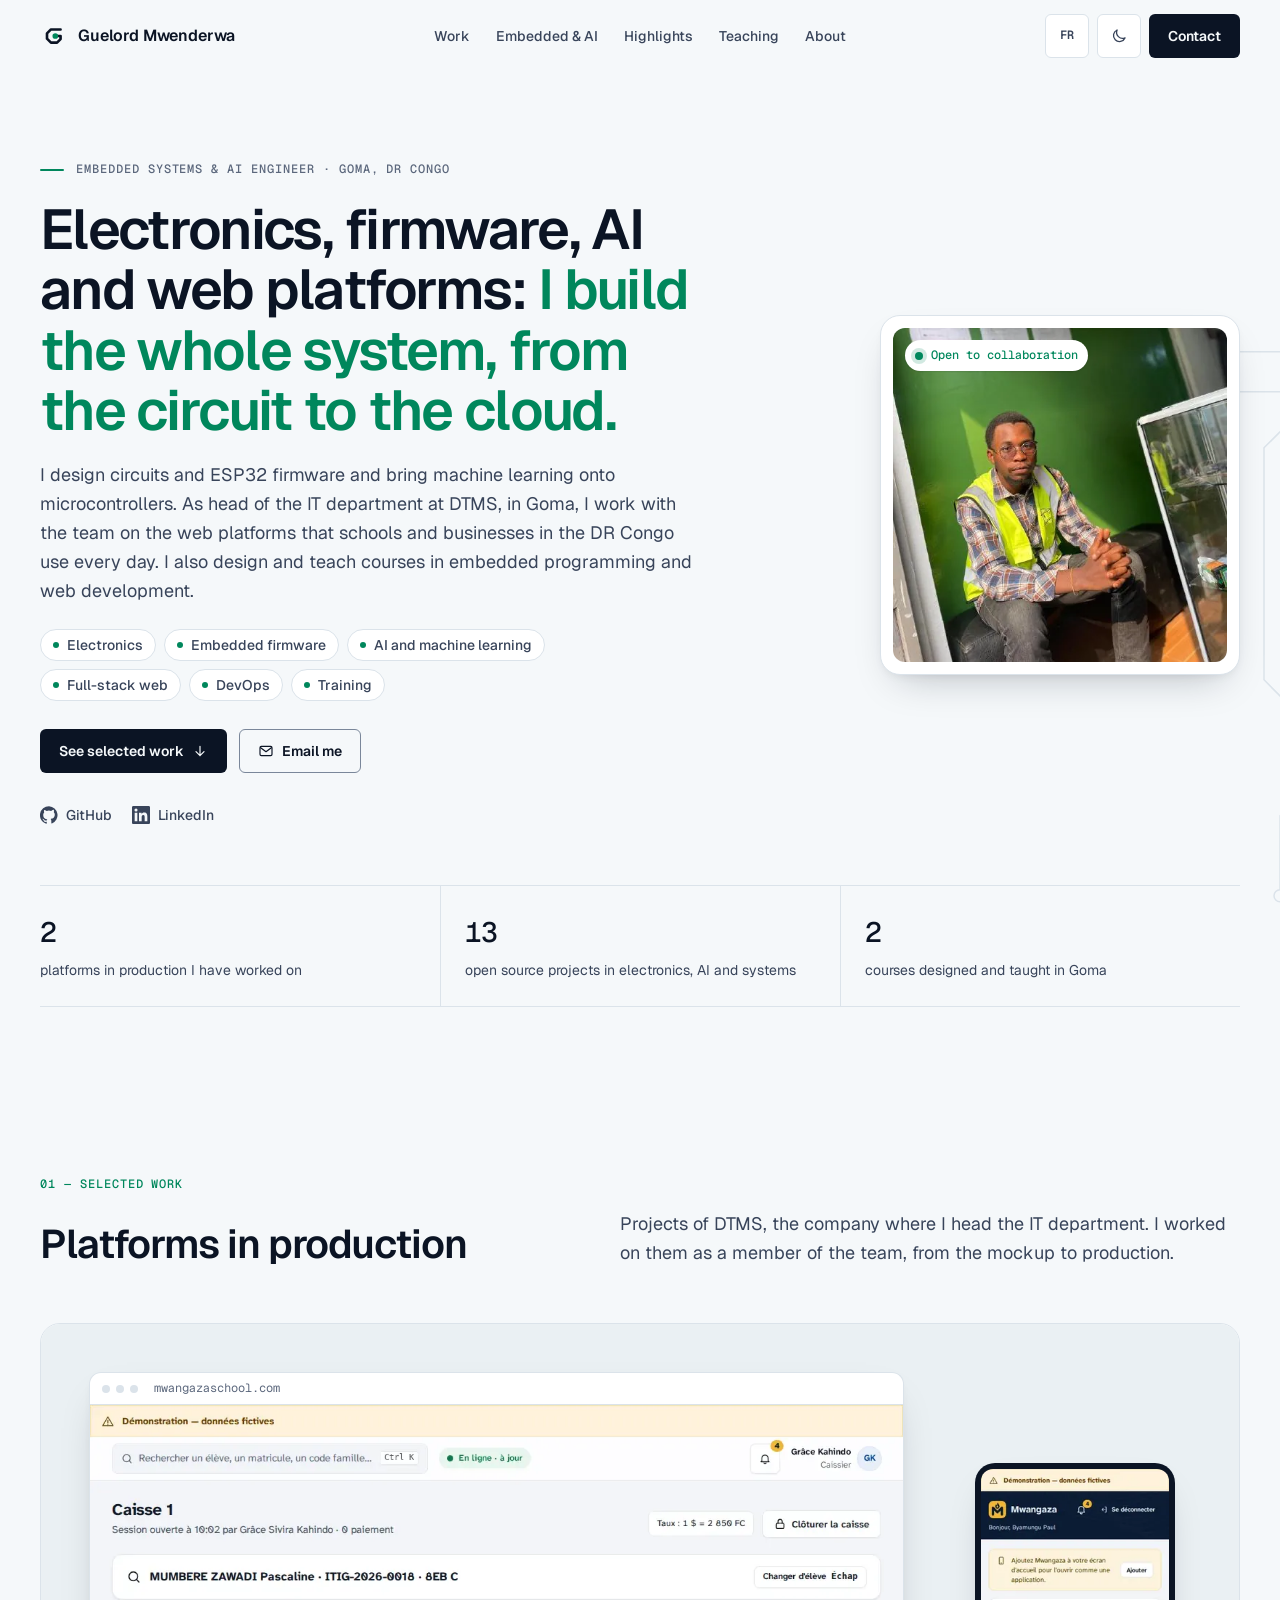
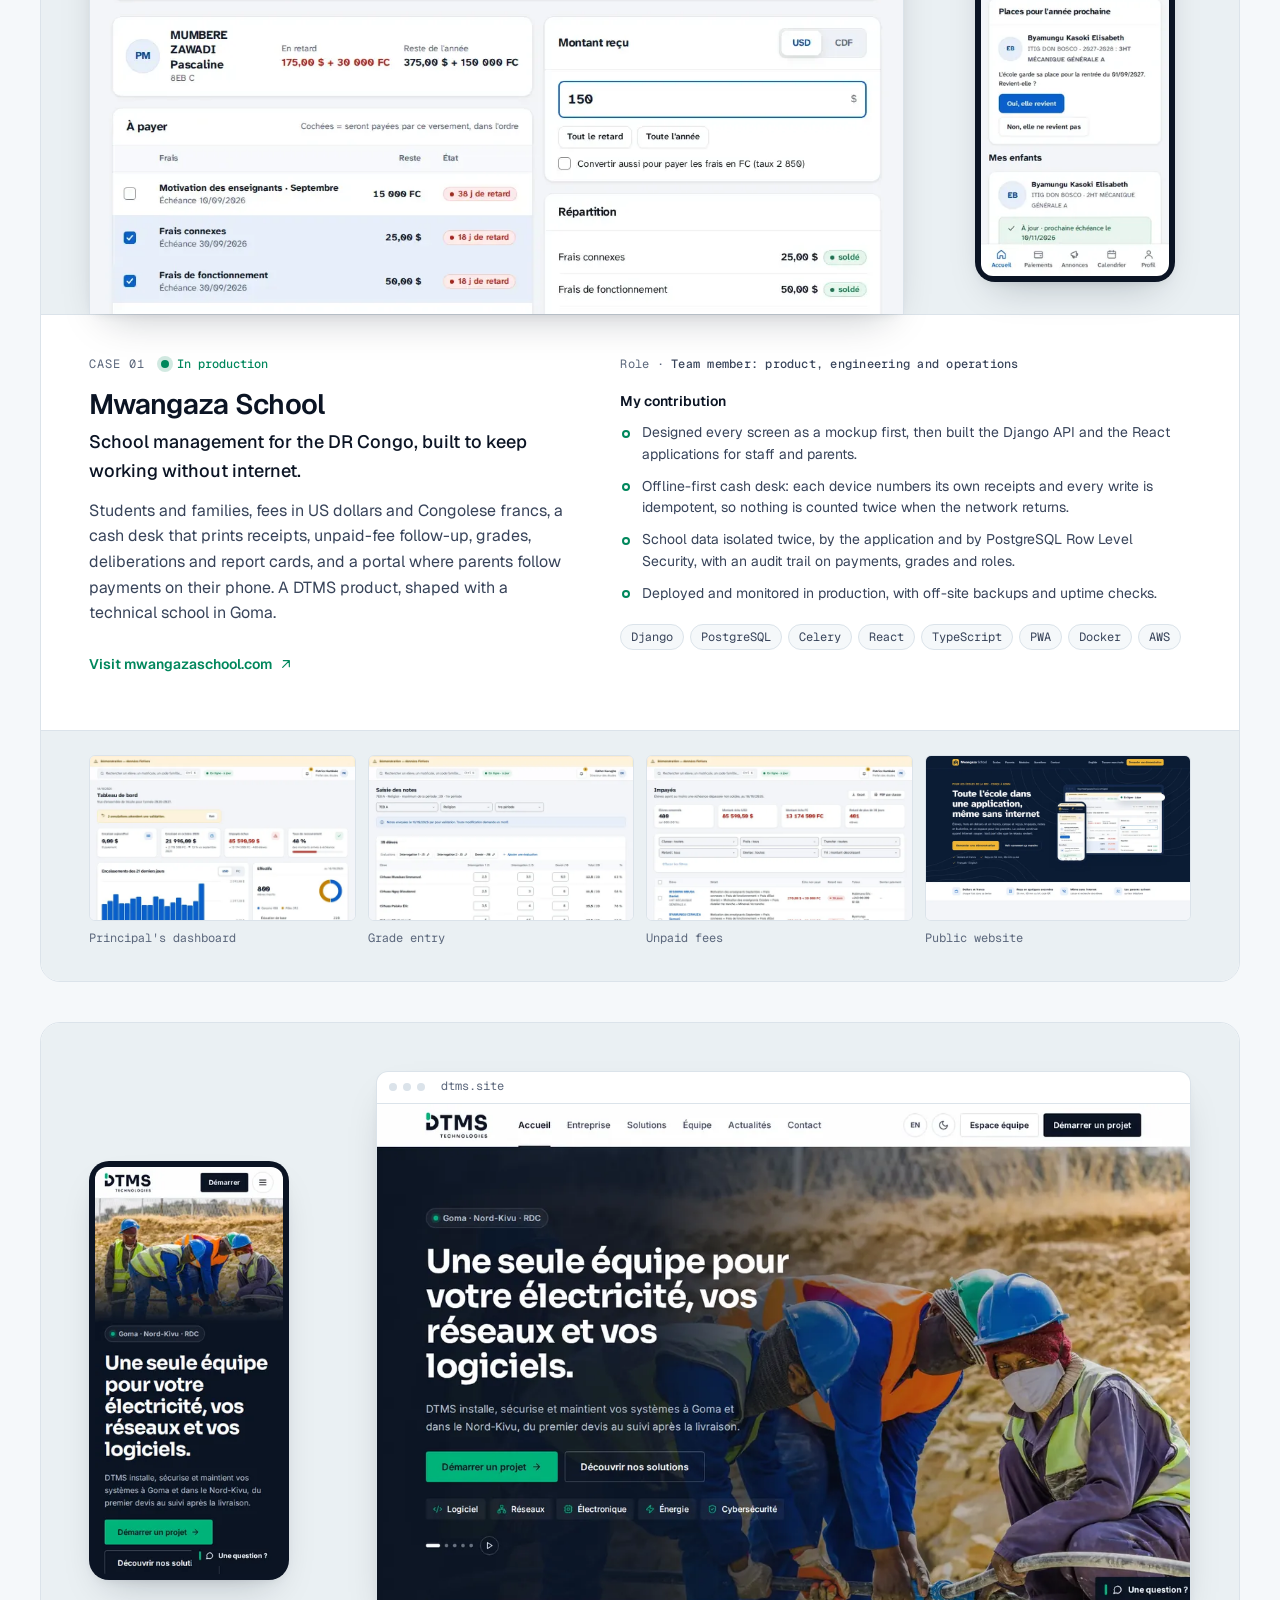
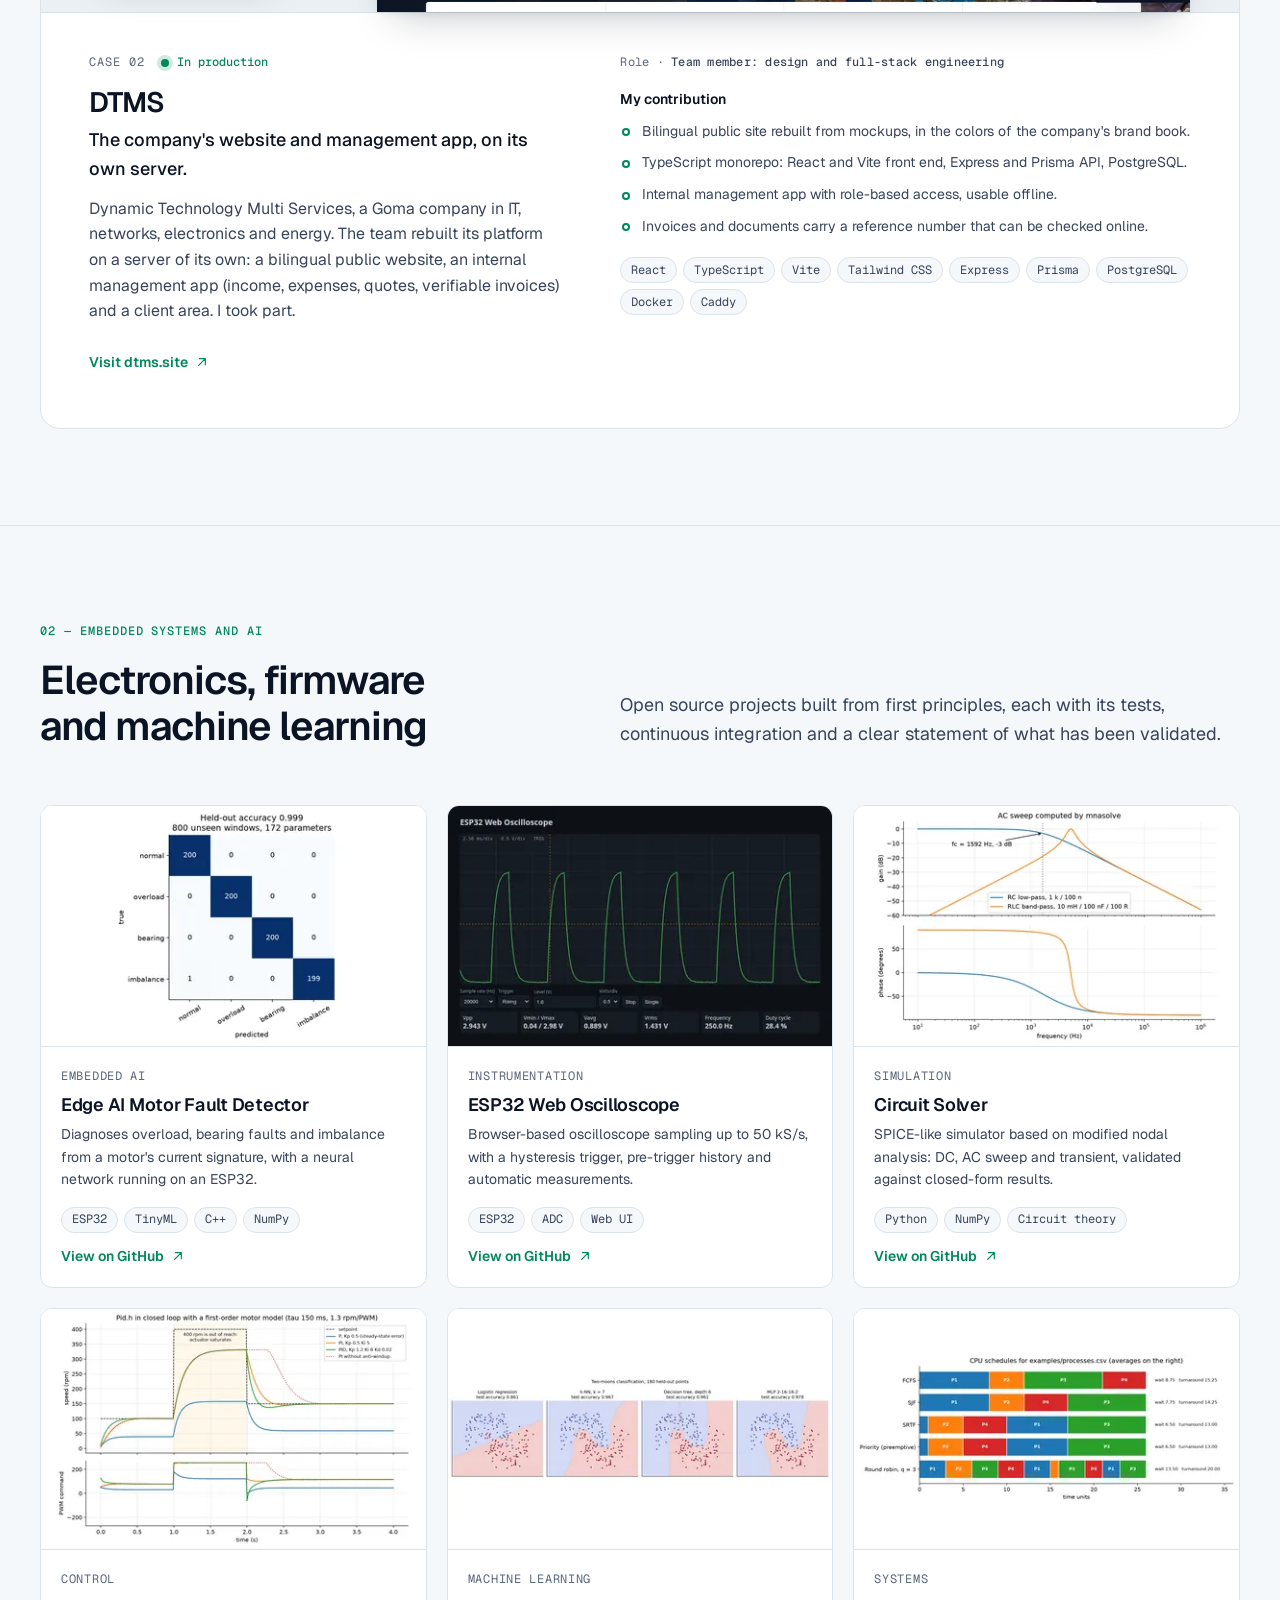
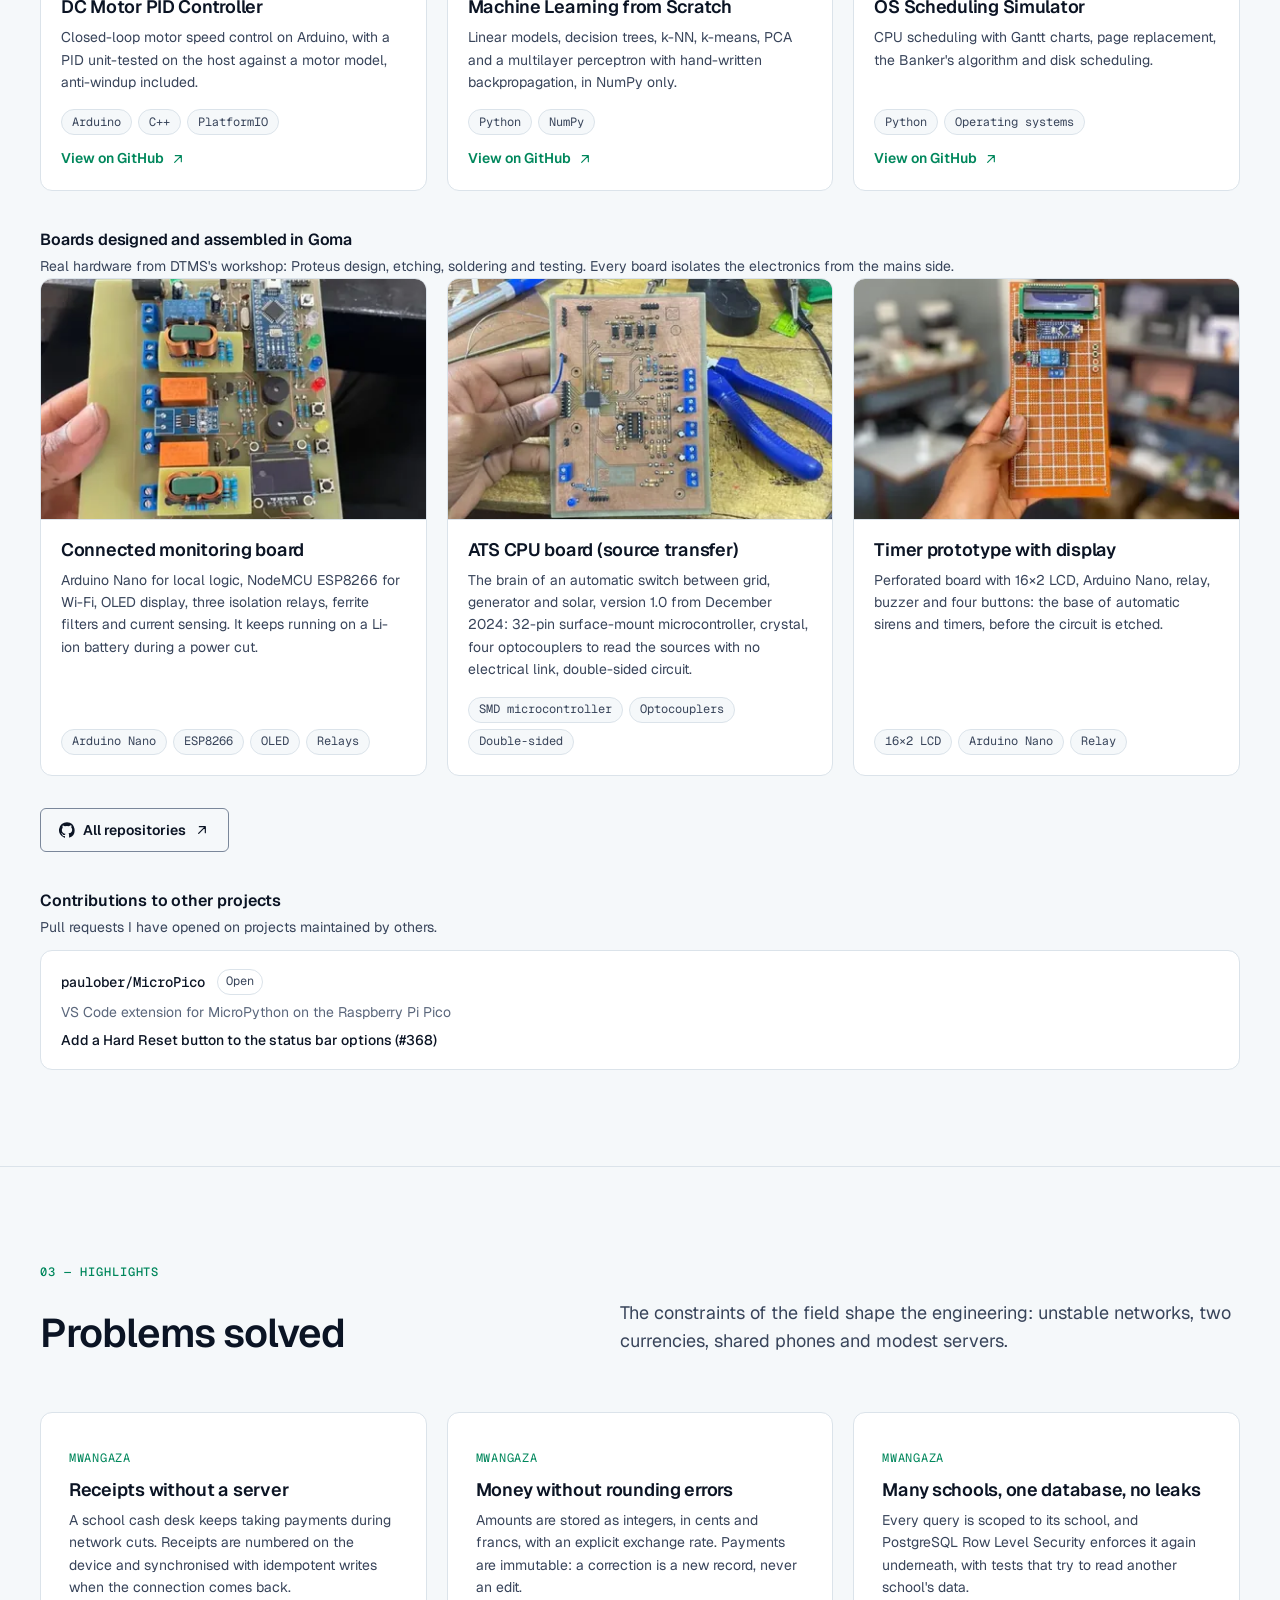
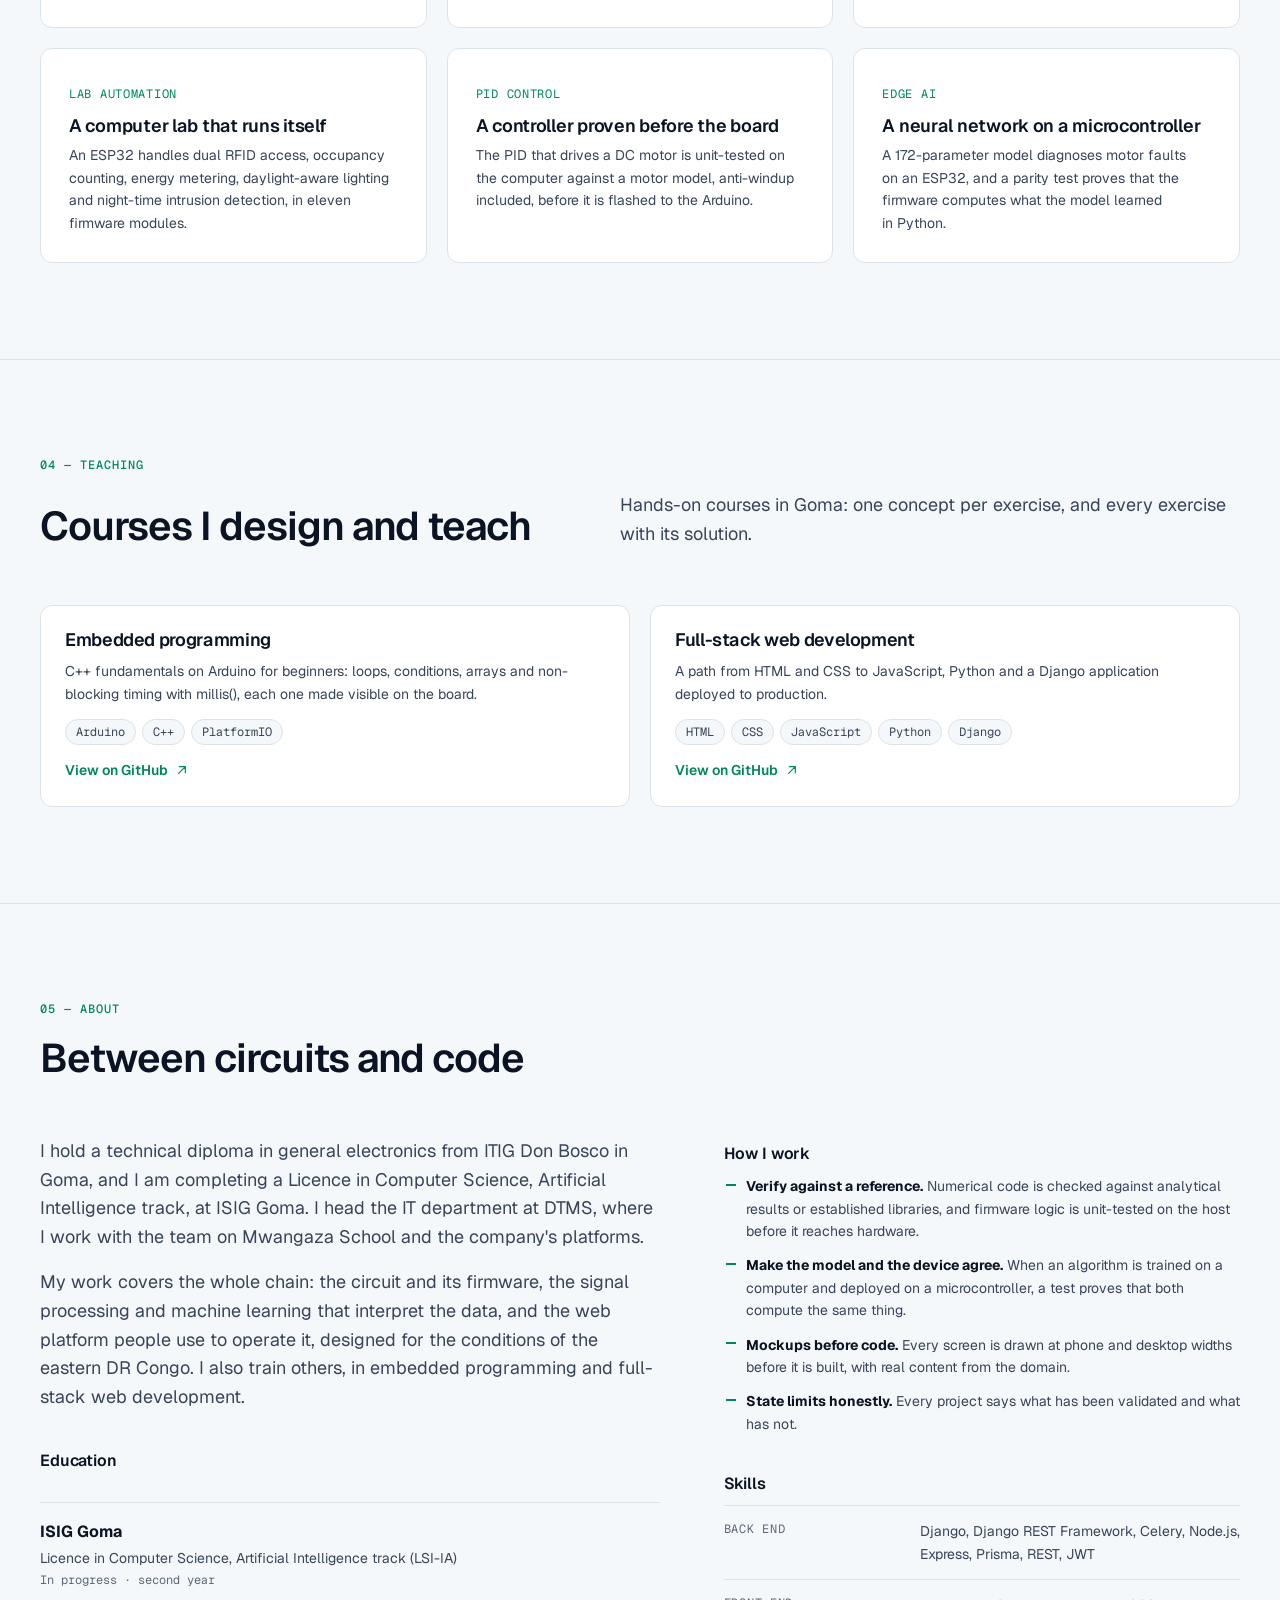
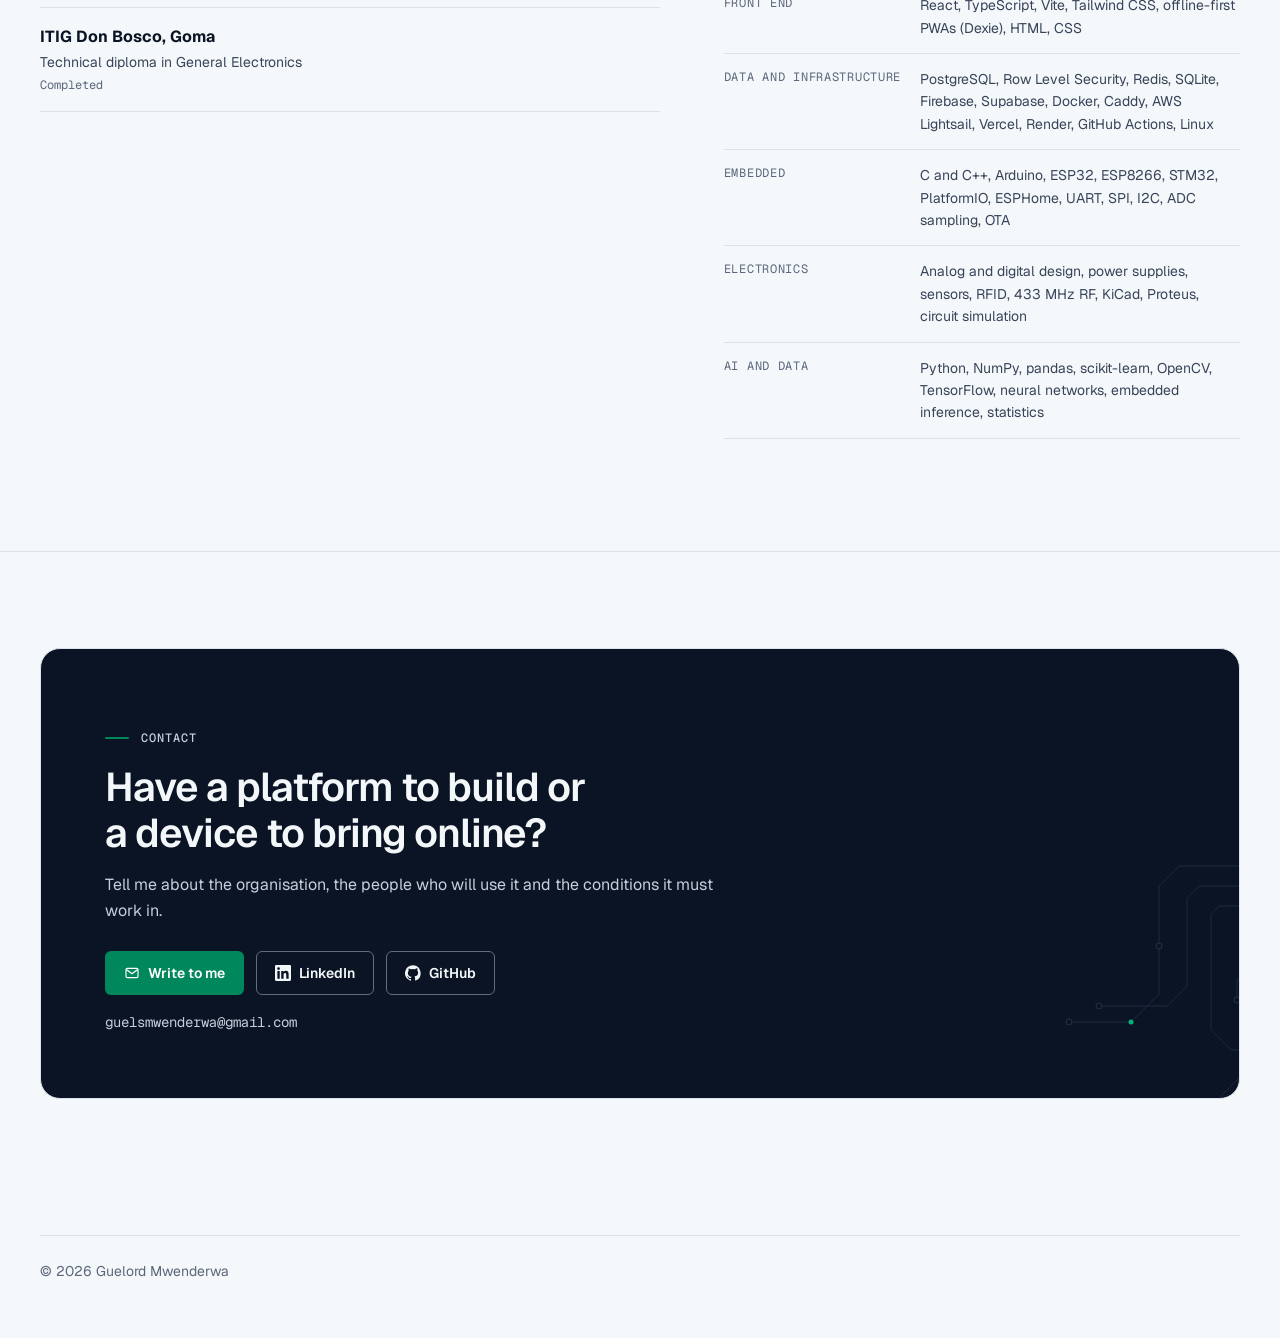
<file: index.html>
<!doctype html>
<html lang="en">
<head>
<meta charset="utf-8">
<meta name="viewport" content="width=device-width, initial-scale=1">
<title>Guelord Mwenderwa — Embedded systems and AI engineer in Goma, DR Congo</title>
<meta name="description" content="Embedded systems and AI engineer in Goma, DR Congo: electronics, ESP32 firmware, machine learning on microcontrollers; head of the IT department at DTMS, where he takes part in the web platforms in production. Trainer in embedded programming and web development.">
<meta name="author" content="Guelord Mwenderwa">

<link rel="canonical" href="https://guelord-mwenderwa.github.io/">
<link rel="alternate" hreflang="en" href="https://guelord-mwenderwa.github.io/"><link rel="alternate" hreflang="fr" href="https://guelord-mwenderwa.github.io/fr/"><link rel="alternate" hreflang="x-default" href="https://guelord-mwenderwa.github.io/">
<meta name="theme-color" content="#f5f8fa" media="(prefers-color-scheme: light)">
<meta name="theme-color" content="#0b1424" media="(prefers-color-scheme: dark)">
<meta property="og:type" content="profile">
<meta property="og:title" content="Guelord Mwenderwa — Embedded systems and AI engineer in Goma, DR Congo">
<meta property="og:description" content="Embedded systems and AI engineer in Goma, DR Congo: electronics, ESP32 firmware, machine learning on microcontrollers; head of the IT department at DTMS, where he takes part in the web platforms in production. Trainer in embedded programming and web development.">
<meta property="og:url" content="https://guelord-mwenderwa.github.io/">
<meta property="og:image" content="https://guelord-mwenderwa.github.io/assets/og-en.png">
<meta property="og:image:width" content="1200">
<meta property="og:image:height" content="630">
<meta property="og:locale" content="en_US">
<meta property="profile:first_name" content="Guelord">
<meta property="profile:last_name" content="Mwenderwa">
<meta name="twitter:card" content="summary_large_image">
<link rel="icon" href="favicon.svg" type="image/svg+xml">
<link rel="icon" href="assets/icons/favicon-32.png" sizes="32x32" type="image/png">
<link rel="apple-touch-icon" href="assets/icons/apple-touch-icon.png">
<link rel="preconnect" href="https://fonts.googleapis.com">
<link rel="preconnect" href="https://fonts.gstatic.com" crossorigin>
<link rel="stylesheet" href="https://fonts.googleapis.com/css2?family=Geist+Mono:wght@400;500&family=Geist:wght@400;500;600;700&display=swap">
<link rel="stylesheet" href="assets/site.css">
<script>try{var t=localStorage.getItem('theme');if(t==='dark'||t==='light')document.documentElement.dataset.theme=t}catch(e){}</script>
<script type="application/ld+json">{"@context": "https://schema.org", "@type": "Person", "name": "Guelord Mwenderwa", "url": "https://guelord-mwenderwa.github.io/", "image": "https://guelord-mwenderwa.github.io/assets/img/portrait-460.webp", "jobTitle": "Embedded systems and AI engineer", "email": "mailto:guelsmwenderwa@gmail.com", "address": {"@type": "PostalAddress", "addressLocality": "Goma", "addressCountry": "CD"}, "alumniOf": [{"@type": "CollegeOrUniversity", "name": "Institut Supérieur d'Informatique et de Gestion (ISIG Goma)"}, {"@type": "HighSchool", "name": "Institut Technique Industriel de Goma (ITIG Don Bosco)"}], "knowsAbout": ["Embedded systems", "Electronics", "ESP32", "Firmware", "Machine learning", "TinyML", "Django", "React", "TypeScript", "PostgreSQL", "DevOps", "Technical training"], "sameAs": ["https://github.com/GUELORD-MWENDERWA", "https://linkedin.com/in/guelord-mwenderwa"]}</script>
</head>
<body>
<a class="skip-link" href="#main">Skip to content</a>
<header class="site-header" data-header>
  <div class="container header-inner">
    <a class="brand" href="./" aria-label="Guelord Mwenderwa, home"><svg class="brand-mark" viewBox="0 0 64 64" aria-hidden="true" focusable="false"><path d="M47 17H25l-9 9v12l9 9h14l8-8v-7H35" fill="none" stroke="currentColor" stroke-width="6" stroke-linecap="round" stroke-linejoin="round"/><circle class="via" cx="35" cy="32" r="6.5"/></svg><span class="brand-name">Guelord Mwenderwa</span></a>
    <nav class="nav-desktop" aria-label="Main navigation"><a href="#work">Work</a><a href="#open-source">Embedded &amp; AI</a><a href="#highlights">Highlights</a><a href="#teaching">Teaching</a><a href="#about">About</a></nav>
    <div class="header-actions">
      <a class="icon-btn" href="fr/" hreflang="fr" lang="fr" aria-label="Version française">FR</a>
      <button class="icon-btn theme-toggle" type="button" data-theme-toggle aria-label="Switch between light and dark theme"><svg class="icon-moon" viewBox="0 0 24 24" aria-hidden="true" focusable="false"><path fill="none" stroke="currentColor" stroke-width="1.75" stroke-linecap="round" stroke-linejoin="round" d="M20 14.5A8 8 0 0 1 9.5 4a8 8 0 1 0 10.5 10.5Z"/></svg><svg class="icon-sun" viewBox="0 0 24 24" aria-hidden="true" focusable="false"><circle fill="none" stroke="currentColor" stroke-width="1.75" stroke-linecap="round" stroke-linejoin="round" cx="12" cy="12" r="4"/><path fill="none" stroke="currentColor" stroke-width="1.75" stroke-linecap="round" stroke-linejoin="round" d="M12 2v2M12 20v2M4.9 4.9l1.4 1.4M17.7 17.7l1.4 1.4M2 12h2M20 12h2M4.9 19.1l1.4-1.4M17.7 6.3l1.4-1.4"/></svg></button>
      <a class="btn btn-primary btn-contact" href="#contact">Contact</a>
      <button class="icon-btn menu-toggle" type="button" data-menu-toggle aria-expanded="false" aria-controls="mobile-nav" aria-label="Open the menu"><svg class="icon-menu" viewBox="0 0 24 24" aria-hidden="true" focusable="false"><path fill="none" stroke="currentColor" stroke-width="1.75" stroke-linecap="round" stroke-linejoin="round" d="M4 7h16M4 12h16M4 17h16"/></svg><svg class="icon-close" viewBox="0 0 24 24" aria-hidden="true" focusable="false"><path fill="none" stroke="currentColor" stroke-width="1.75" stroke-linecap="round" stroke-linejoin="round" d="M6 6l12 12M18 6 6 18"/></svg></button>
    </div>
  </div>
  <nav class="nav-mobile" id="mobile-nav" aria-label="Main navigation"><a href="#work">Work</a><a href="#open-source">Embedded &amp; AI</a><a href="#highlights">Highlights</a><a href="#teaching">Teaching</a><a href="#about">About</a><a href="#contact">Contact</a>
    <a class="btn btn-primary" href="mailto:guelsmwenderwa@gmail.com"><svg viewBox="0 0 24 24" aria-hidden="true" focusable="false"><rect fill="none" stroke="currentColor" stroke-width="1.75" stroke-linecap="round" stroke-linejoin="round" x="3" y="5" width="18" height="14" rx="2"/><path fill="none" stroke="currentColor" stroke-width="1.75" stroke-linecap="round" stroke-linejoin="round" d="m4 7 8 6 8-6"/></svg>Email me</a></nav>
</header>
<main id="main">
<section class="hero" aria-labelledby="hero-title">
  <svg class="hero-traces" viewBox="0 0 720 640" fill="none" aria-hidden="true" focusable="false"><g stroke="currentColor" stroke-width="1.5" stroke-linecap="round" stroke-linejoin="round"><path d="M720 96H520l-40 40v120"/><path d="M720 136H560l-24 24v176l-40 40H360"/><path d="M720 176H600l-16 16v232l40 40h96"/><path d="M720 520H640l-40 40v80"/><path d="M480 256v96l-56 56H300"/><path d="M720 300H660l-24 24v40"/></g><g stroke-width="1.5"><circle class="via" cx="480" cy="256" r="6"/><circle class="via" cx="360" cy="376" r="6"/><circle class="via" cx="300" cy="408" r="6"/><circle class="via" cx="636" cy="364" r="6"/><circle class="via" cx="600" cy="640" r="6"/></g><circle class="via-live" cx="424" cy="408" r="5"/></svg>
  <div class="container">
    <div class="hero-grid">
      <div>
        <p class="eyebrow">Embedded systems &amp; AI engineer · Goma, DR Congo</p>
        <h1 id="hero-title">Electronics, firmware, AI and web platforms: <em>I build the whole system, from the circuit to the cloud.</em></h1>
        <p class="hero-lead">I design circuits and ESP32 firmware and bring machine learning onto microcontrollers. As head of the IT department at DTMS, in Goma, I work with the team on the web platforms that schools and businesses in the DR Congo use every day. I also design and teach courses in embedded programming and web development.</p>
        <ul class="hero-fields" aria-label="What I do"><li>Electronics</li><li>Embedded firmware</li><li>AI and machine learning</li><li>Full-stack web</li><li>DevOps</li><li>Training</li></ul>
        <div class="hero-ctas">
          <a class="btn btn-primary" href="#work">See selected work<svg viewBox="0 0 24 24" aria-hidden="true" focusable="false"><path fill="none" stroke="currentColor" stroke-width="1.75" stroke-linecap="round" stroke-linejoin="round" d="M12 5v14M6 13l6 6 6-6"/></svg></a>
          <a class="btn btn-outline" href="mailto:guelsmwenderwa@gmail.com"><svg viewBox="0 0 24 24" aria-hidden="true" focusable="false"><rect fill="none" stroke="currentColor" stroke-width="1.75" stroke-linecap="round" stroke-linejoin="round" x="3" y="5" width="18" height="14" rx="2"/><path fill="none" stroke="currentColor" stroke-width="1.75" stroke-linecap="round" stroke-linejoin="round" d="m4 7 8 6 8-6"/></svg>Email me</a>
        </div>
        <div class="hero-links">
          <a href="https://github.com/GUELORD-MWENDERWA" rel="me"><svg viewBox="0 0 24 24" aria-hidden="true" focusable="false"><path fill="currentColor" d="M12 .3a12 12 0 0 0-3.8 23.4c.6.1.8-.3.8-.6v-2c-3.3.7-4-1.6-4-1.6-.6-1.4-1.4-1.8-1.4-1.8-1-.7.1-.7.1-.7 1.2 0 1.9 1.2 1.9 1.2 1 1.8 2.8 1.3 3.5 1 0-.8.4-1.3.7-1.6-2.7-.3-5.5-1.3-5.5-6 0-1.2.5-2.3 1.3-3.1-.2-.4-.6-1.6 0-3.2 0 0 1-.3 3.3 1.2a11.5 11.5 0 0 1 6 0C17.3 4.7 18.3 5 18.3 5c.7 1.6.2 2.9.1 3.2.8.8 1.3 1.9 1.3 3.2 0 4.6-2.8 5.6-5.5 5.9.5.4.9 1.1.9 2.2v3.3c0 .3.1.7.8.6A12 12 0 0 0 12 .3"/></svg>GitHub</a>
          <a href="https://linkedin.com/in/guelord-mwenderwa" rel="me"><svg viewBox="0 0 24 24" aria-hidden="true" focusable="false"><path fill="currentColor" d="M20.45 20.45h-3.56v-5.57c0-1.33-.02-3.04-1.85-3.04-1.85 0-2.14 1.45-2.14 2.94v5.67H9.35V9h3.41v1.56h.05c.48-.9 1.64-1.85 3.37-1.85 3.6 0 4.27 2.37 4.27 5.46v6.28ZM5.34 7.43a2.06 2.06 0 1 1 0-4.13 2.06 2.06 0 0 1 0 4.13ZM7.12 20.45H3.56V9h3.56v11.45ZM22.22 0H1.77C.79 0 0 .77 0 1.73v20.54C0 23.23.79 24 1.77 24h20.45c.98 0 1.78-.77 1.78-1.73V1.73C24 .77 23.2 0 22.22 0Z"/></svg>LinkedIn</a>
        </div>
      </div>
      <figure class="portrait-card">
        <img src="assets/img/portrait-460.webp" srcset="assets/img/portrait-240.webp 240w, assets/img/portrait-460.webp 460w" sizes="(min-width: 1024px) 336px, (min-width: 400px) 336px, 86vw" width="460" height="460" alt="Guelord Mwenderwa, seated, wearing a high-visibility vest" fetchpriority="high">
        <span class="status">Open to collaboration</span>
      </figure>
    </div>
    <div class="facts"><div class="fact"><span class="fact-value">2</span><span class="fact-label">platforms in production I have worked on</span></div><div class="fact"><span class="fact-value">13</span><span class="fact-label">open source projects in electronics, AI and systems</span></div><div class="fact"><span class="fact-value">2</span><span class="fact-label">courses designed and taught in Goma</span></div></div>
  </div>
</section>
<section class="section" id="work" aria-labelledby="work-title">
  <div class="container">
    <div class="section-head"><p class="section-index">01 — Selected work</p><h2 id="work-title">Platforms in production</h2><p>Projects of DTMS, the company where I head the IT department. I worked on them as a member of the team, from the mockup to production.</p></div>
    <div class="cases">
<article class="case" id="mwangaza" aria-labelledby="mwangaza-title">
  <div class="case-visual">
    <div class="browser"><div class="browser-bar"><i></i><i></i><i></i><span>mwangazaschool.com</span></div><img src="assets/img/mwangaza-cash-desk-1184.webp" srcset="assets/img/mwangaza-cash-desk-592.webp 592w, assets/img/mwangaza-cash-desk-1184.webp 1184w" sizes="(min-width: 1024px) 800px, 92vw" width="1184" height="740" alt="Mwangaza cash desk: a student&#x27;s overdue fees and a payment being entered in US dollars" loading="lazy" decoding="async"></div>
    <div class="phone"><img src="assets/img/mwangaza-portal-390.webp" srcset="assets/img/mwangaza-portal-260.webp 260w, assets/img/mwangaza-portal-390.webp 390w" sizes="190px" width="390" height="844" alt="Mwangaza parent portal on a phone" loading="lazy" decoding="async"></div>
  </div>
  <div class="case-body">
    <div class="case-intro">
      <div class="case-meta"><span class="mono">Case 01</span><span class="status">In production</span></div>
      <h3 id="mwangaza-title">Mwangaza School</h3>
      <p class="case-tagline">School management for the DR Congo, built to keep working without internet.</p>
      <p class="case-summary">Students and families, fees in US dollars and Congolese francs, a cash desk that prints receipts, unpaid-fee follow-up, grades, deliberations and report cards, and a portal where parents follow payments on their phone. A DTMS product, shaped with a technical school in Goma.</p>
      <div class="case-links"><a class="link-arrow" href="https://mwangazaschool.com/">Visit mwangazaschool.com<svg viewBox="0 0 24 24" aria-hidden="true" focusable="false"><path fill="none" stroke="currentColor" stroke-width="1.75" stroke-linecap="round" stroke-linejoin="round" d="M7 17 17 7M8 7h9v9"/></svg></a></div>
    </div>
    <div class="case-details">
      <p class="case-role">Role · <strong>Team member: product, engineering and operations</strong></p>
      <p class="case-did">My contribution</p>
      <ul class="case-list"><li>Designed every screen as a mockup first, then built the Django API and the React applications for staff and parents.</li><li>Offline-first cash desk: each device numbers its own receipts and every write is idempotent, so nothing is counted twice when the network returns.</li><li>School data isolated twice, by the application and by PostgreSQL Row Level Security, with an audit trail on payments, grades and roles.</li><li>Deployed and monitored in production, with off-site backups and uptime checks.</li></ul>
      <div class="chips"><span class="chip">Django</span><span class="chip">PostgreSQL</span><span class="chip">Celery</span><span class="chip">React</span><span class="chip">TypeScript</span><span class="chip">PWA</span><span class="chip">Docker</span><span class="chip">AWS</span></div>
    </div>
  </div>
  <div class="gallery" role="group" aria-label="More screens" tabindex="0"><figure><img src="assets/img/mwangaza-dashboard-1184.webp" srcset="assets/img/mwangaza-dashboard-592.webp 592w, assets/img/mwangaza-dashboard-1184.webp 1184w" sizes="(min-width: 1024px) 270px, 72vw" width="1184" height="740" alt="Principal&#x27;s dashboard" loading="lazy" decoding="async"><figcaption>Principal&#x27;s dashboard</figcaption></figure><figure><img src="assets/img/mwangaza-grades-1184.webp" srcset="assets/img/mwangaza-grades-592.webp 592w, assets/img/mwangaza-grades-1184.webp 1184w" sizes="(min-width: 1024px) 270px, 72vw" width="1184" height="740" alt="Grade entry" loading="lazy" decoding="async"><figcaption>Grade entry</figcaption></figure><figure><img src="assets/img/mwangaza-unpaid-1184.webp" srcset="assets/img/mwangaza-unpaid-592.webp 592w, assets/img/mwangaza-unpaid-1184.webp 1184w" sizes="(min-width: 1024px) 270px, 72vw" width="1184" height="740" alt="Unpaid fees" loading="lazy" decoding="async"><figcaption>Unpaid fees</figcaption></figure><figure><img src="assets/img/mwangaza-site-1200.webp" srcset="assets/img/mwangaza-site-720.webp 720w, assets/img/mwangaza-site-1200.webp 1200w" sizes="(min-width: 1024px) 270px, 72vw" width="1200" height="750" alt="Public website" loading="lazy" decoding="async"><figcaption>Public website</figcaption></figure></div>
</article>
<article class="case" id="dtms" aria-labelledby="dtms-title">
  <div class="case-visual">
    <div class="browser"><div class="browser-bar"><i></i><i></i><i></i><span>dtms.site</span></div><img src="assets/img/dtms-site-1200.webp" srcset="assets/img/dtms-site-720.webp 720w, assets/img/dtms-site-1200.webp 1200w" sizes="(min-width: 1024px) 800px, 92vw" width="1200" height="720" alt="DTMS home page: one team for your electricity, networks and software" loading="lazy" decoding="async"></div>
    <div class="phone"><img src="assets/img/dtms-site-mobile-390.webp" srcset="assets/img/dtms-site-mobile-260.webp 260w, assets/img/dtms-site-mobile-390.webp 390w" sizes="190px" width="390" height="844" alt="DTMS home page on a phone" loading="lazy" decoding="async"></div>
  </div>
  <div class="case-body">
    <div class="case-intro">
      <div class="case-meta"><span class="mono">Case 02</span><span class="status">In production</span></div>
      <h3 id="dtms-title">DTMS</h3>
      <p class="case-tagline">The company&#x27;s website and management app, on its own server.</p>
      <p class="case-summary">Dynamic Technology Multi Services, a Goma company in IT, networks, electronics and energy. The team rebuilt its platform on a server of its own: a bilingual public website, an internal management app (income, expenses, quotes, verifiable invoices) and a client area. I took part.</p>
      <div class="case-links"><a class="link-arrow" href="https://dtms.site/">Visit dtms.site<svg viewBox="0 0 24 24" aria-hidden="true" focusable="false"><path fill="none" stroke="currentColor" stroke-width="1.75" stroke-linecap="round" stroke-linejoin="round" d="M7 17 17 7M8 7h9v9"/></svg></a></div>
    </div>
    <div class="case-details">
      <p class="case-role">Role · <strong>Team member: design and full-stack engineering</strong></p>
      <p class="case-did">My contribution</p>
      <ul class="case-list"><li>Bilingual public site rebuilt from mockups, in the colors of the company&#x27;s brand book.</li><li>TypeScript monorepo: React and Vite front end, Express and Prisma API, PostgreSQL.</li><li>Internal management app with role-based access, usable offline.</li><li>Invoices and documents carry a reference number that can be checked online.</li></ul>
      <div class="chips"><span class="chip">React</span><span class="chip">TypeScript</span><span class="chip">Vite</span><span class="chip">Tailwind CSS</span><span class="chip">Express</span><span class="chip">Prisma</span><span class="chip">PostgreSQL</span><span class="chip">Docker</span><span class="chip">Caddy</span></div>
    </div>
  </div>
  
</article></div>
  </div>
</section>
<section class="section" id="open-source" aria-labelledby="open-source-title">
  <div class="container">
    <div class="section-head"><p class="section-index">02 — Embedded systems and AI</p><h2 id="open-source-title">Electronics, firmware and machine learning</h2><p>Open source projects built from first principles, each with its tests, continuous integration and a clear statement of what has been validated.</p></div>
    <div class="projects">
<a class="project" href="https://github.com/GUELORD-MWENDERWA/edge-ai-motor-fault-detector">
  <div class="project-figure"><img src="assets/img/edge-ai-800.webp" srcset="assets/img/edge-ai-400.webp 400w, assets/img/edge-ai-800.webp 800w" sizes="(min-width: 1024px) 380px, (min-width: 768px) 46vw, 92vw" width="800" height="500" alt="Confusion matrix: 799 of 800 unseen windows classified correctly" loading="lazy" decoding="async"></div>
  <div class="project-body">
    <span class="project-kind">Embedded AI</span>
    <h3>Edge AI Motor Fault Detector</h3>
    <p>Diagnoses overload, bearing faults and imbalance from a motor&#x27;s current signature, with a neural network running on an ESP32.</p>
    <div class="chips"><span class="chip">ESP32</span><span class="chip">TinyML</span><span class="chip">C++</span><span class="chip">NumPy</span></div>
    <span class="project-cta">View on GitHub<svg viewBox="0 0 24 24" aria-hidden="true" focusable="false"><path fill="none" stroke="currentColor" stroke-width="1.75" stroke-linecap="round" stroke-linejoin="round" d="M7 17 17 7M8 7h9v9"/></svg></span>
  </div>
</a>
<a class="project" href="https://github.com/GUELORD-MWENDERWA/esp32-web-oscilloscope">
  <div class="project-figure"><img src="assets/img/oscilloscope-800.webp" srcset="assets/img/oscilloscope-400.webp 400w, assets/img/oscilloscope-800.webp 800w" sizes="(min-width: 1024px) 380px, (min-width: 768px) 46vw, 92vw" width="800" height="500" alt="Oscilloscope web interface showing a square wave and its measurements" loading="lazy" decoding="async"></div>
  <div class="project-body">
    <span class="project-kind">Instrumentation</span>
    <h3>ESP32 Web Oscilloscope</h3>
    <p>Browser-based oscilloscope sampling up to 50 kS/s, with a hysteresis trigger, pre-trigger history and automatic measurements.</p>
    <div class="chips"><span class="chip">ESP32</span><span class="chip">ADC</span><span class="chip">Web UI</span></div>
    <span class="project-cta">View on GitHub<svg viewBox="0 0 24 24" aria-hidden="true" focusable="false"><path fill="none" stroke="currentColor" stroke-width="1.75" stroke-linecap="round" stroke-linejoin="round" d="M7 17 17 7M8 7h9v9"/></svg></span>
  </div>
</a>
<a class="project" href="https://github.com/GUELORD-MWENDERWA/circuit-solver">
  <div class="project-figure"><img src="assets/img/circuit-solver-800.webp" srcset="assets/img/circuit-solver-400.webp 400w, assets/img/circuit-solver-800.webp 800w" sizes="(min-width: 1024px) 380px, (min-width: 768px) 46vw, 92vw" width="800" height="500" alt="Bode plot of an RC low-pass and an RLC band-pass filter" loading="lazy" decoding="async"></div>
  <div class="project-body">
    <span class="project-kind">Simulation</span>
    <h3>Circuit Solver</h3>
    <p>SPICE-like simulator based on modified nodal analysis: DC, AC sweep and transient, validated against closed-form results.</p>
    <div class="chips"><span class="chip">Python</span><span class="chip">NumPy</span><span class="chip">Circuit theory</span></div>
    <span class="project-cta">View on GitHub<svg viewBox="0 0 24 24" aria-hidden="true" focusable="false"><path fill="none" stroke="currentColor" stroke-width="1.75" stroke-linecap="round" stroke-linejoin="round" d="M7 17 17 7M8 7h9v9"/></svg></span>
  </div>
</a>
<a class="project" href="https://github.com/GUELORD-MWENDERWA/dc-motor-pid-controller">
  <div class="project-figure"><img src="assets/img/pid-800.webp" srcset="assets/img/pid-400.webp 400w, assets/img/pid-800.webp 800w" sizes="(min-width: 1024px) 380px, (min-width: 768px) 46vw, 92vw" width="800" height="500" alt="Step response of P, PI and PID controllers on a motor model" loading="lazy" decoding="async"></div>
  <div class="project-body">
    <span class="project-kind">Control</span>
    <h3>DC Motor PID Controller</h3>
    <p>Closed-loop motor speed control on Arduino, with a PID unit-tested on the host against a motor model, anti-windup included.</p>
    <div class="chips"><span class="chip">Arduino</span><span class="chip">C++</span><span class="chip">PlatformIO</span></div>
    <span class="project-cta">View on GitHub<svg viewBox="0 0 24 24" aria-hidden="true" focusable="false"><path fill="none" stroke="currentColor" stroke-width="1.75" stroke-linecap="round" stroke-linejoin="round" d="M7 17 17 7M8 7h9v9"/></svg></span>
  </div>
</a>
<a class="project" href="https://github.com/GUELORD-MWENDERWA/ml-from-scratch">
  <div class="project-figure"><img src="assets/img/ml-800.webp" srcset="assets/img/ml-400.webp 400w, assets/img/ml-800.webp 800w" sizes="(min-width: 1024px) 380px, (min-width: 768px) 46vw, 92vw" width="800" height="500" alt="Decision boundaries of four classifiers on the two-moons dataset" loading="lazy" decoding="async"></div>
  <div class="project-body">
    <span class="project-kind">Machine learning</span>
    <h3>Machine Learning from Scratch</h3>
    <p>Linear models, decision trees, k-NN, k-means, PCA and a multilayer perceptron with hand-written backpropagation, in NumPy only.</p>
    <div class="chips"><span class="chip">Python</span><span class="chip">NumPy</span></div>
    <span class="project-cta">View on GitHub<svg viewBox="0 0 24 24" aria-hidden="true" focusable="false"><path fill="none" stroke="currentColor" stroke-width="1.75" stroke-linecap="round" stroke-linejoin="round" d="M7 17 17 7M8 7h9v9"/></svg></span>
  </div>
</a>
<a class="project" href="https://github.com/GUELORD-MWENDERWA/os-scheduling-simulator">
  <div class="project-figure"><img src="assets/img/scheduler-800.webp" srcset="assets/img/scheduler-400.webp 400w, assets/img/scheduler-800.webp 800w" sizes="(min-width: 1024px) 380px, (min-width: 768px) 46vw, 92vw" width="800" height="500" alt="Gantt charts of five CPU scheduling algorithms" loading="lazy" decoding="async"></div>
  <div class="project-body">
    <span class="project-kind">Systems</span>
    <h3>OS Scheduling Simulator</h3>
    <p>CPU scheduling with Gantt charts, page replacement, the Banker&#x27;s algorithm and disk scheduling.</p>
    <div class="chips"><span class="chip">Python</span><span class="chip">Operating systems</span></div>
    <span class="project-cta">View on GitHub<svg viewBox="0 0 24 24" aria-hidden="true" focusable="false"><path fill="none" stroke="currentColor" stroke-width="1.75" stroke-linecap="round" stroke-linejoin="round" d="M7 17 17 7M8 7h9v9"/></svg></span>
  </div>
</a></div>
    
<div class="contribs" id="boards">
  <div class="contribs-head"><h3>Boards designed and assembled in Goma</h3><p>Real hardware from DTMS&#x27;s workshop: Proteus design, etching, soldering and testing. Every board isolates the electronics from the mains side.</p></div>
</div>
<div class="projects">
<div class="project">
  <div class="project-figure"><img src="assets/img/board-supervision-720.webp" srcset="assets/img/board-supervision-400.webp 400w, assets/img/board-supervision-720.webp 720w" sizes="(min-width: 1024px) 380px, (min-width: 768px) 46vw, 92vw" width="720" height="450" alt="Assembled monitoring board with Arduino Nano, ESP8266, OLED display and three relays" loading="lazy" decoding="async"></div>
  <div class="project-body">
    <h3>Connected monitoring board</h3>
    <p>Arduino Nano for local logic, NodeMCU ESP8266 for Wi-Fi, OLED display, three isolation relays, ferrite filters and current sensing. It keeps running on a Li-ion battery during a power cut.</p>
    <div class="chips"><span class="chip">Arduino Nano</span><span class="chip">ESP8266</span><span class="chip">OLED</span><span class="chip">Relays</span></div>
  </div>
</div>
<div class="project">
  <div class="project-figure"><img src="assets/img/board-ats-720.webp" srcset="assets/img/board-ats-400.webp 400w, assets/img/board-ats-720.webp 720w" sizes="(min-width: 1024px) 380px, (min-width: 768px) 46vw, 92vw" width="720" height="450" alt="Assembled ATS CPU board with microcontroller, crystal, optocouplers and terminal blocks" loading="lazy" decoding="async"></div>
  <div class="project-body">
    <h3>ATS CPU board (source transfer)</h3>
    <p>The brain of an automatic switch between grid, generator and solar, version 1.0 from December 2024: 32-pin surface-mount microcontroller, crystal, four optocouplers to read the sources with no electrical link, double-sided circuit.</p>
    <div class="chips"><span class="chip">SMD microcontroller</span><span class="chip">Optocouplers</span><span class="chip">Double-sided</span></div>
  </div>
</div>
<div class="project">
  <div class="project-figure"><img src="assets/img/board-prototype-720.webp" srcset="assets/img/board-prototype-400.webp 400w, assets/img/board-prototype-720.webp 720w" sizes="(min-width: 1024px) 380px, (min-width: 768px) 46vw, 92vw" width="720" height="450" alt="Perforated board with LCD, Arduino Nano, relay and buttons" loading="lazy" decoding="async"></div>
  <div class="project-body">
    <h3>Timer prototype with display</h3>
    <p>Perforated board with 16×2 LCD, Arduino Nano, relay, buzzer and four buttons: the base of automatic sirens and timers, before the circuit is etched.</p>
    <div class="chips"><span class="chip">16×2 LCD</span><span class="chip">Arduino Nano</span><span class="chip">Relay</span></div>
  </div>
</div></div>
    <p class="all-repos"><a class="btn btn-outline" href="https://github.com/GUELORD-MWENDERWA?tab=repositories"><svg viewBox="0 0 24 24" aria-hidden="true" focusable="false"><path fill="currentColor" d="M12 .3a12 12 0 0 0-3.8 23.4c.6.1.8-.3.8-.6v-2c-3.3.7-4-1.6-4-1.6-.6-1.4-1.4-1.8-1.4-1.8-1-.7.1-.7.1-.7 1.2 0 1.9 1.2 1.9 1.2 1 1.8 2.8 1.3 3.5 1 0-.8.4-1.3.7-1.6-2.7-.3-5.5-1.3-5.5-6 0-1.2.5-2.3 1.3-3.1-.2-.4-.6-1.6 0-3.2 0 0 1-.3 3.3 1.2a11.5 11.5 0 0 1 6 0C17.3 4.7 18.3 5 18.3 5c.7 1.6.2 2.9.1 3.2.8.8 1.3 1.9 1.3 3.2 0 4.6-2.8 5.6-5.5 5.9.5.4.9 1.1.9 2.2v3.3c0 .3.1.7.8.6A12 12 0 0 0 12 .3"/></svg>All repositories<svg viewBox="0 0 24 24" aria-hidden="true" focusable="false"><path fill="none" stroke="currentColor" stroke-width="1.75" stroke-linecap="round" stroke-linejoin="round" d="M7 17 17 7M8 7h9v9"/></svg></a></p>
    
<div class="contribs" id="contributions">
  <div class="contribs-head"><h3>Contributions to other projects</h3><p>Pull requests I have opened on projects maintained by others.</p></div>
  
<a class="contrib" href="https://github.com/paulober/MicroPico/pull/368">
  <span class="contrib-top"><span class="contrib-repo">paulober/MicroPico</span><span class="contrib-state">Open</span></span>
  <span class="contrib-context">VS Code extension for MicroPython on the Raspberry Pi Pico</span>
  <span class="contrib-title">Add a Hard Reset button to the status bar options (#368)</span>
</a>
</div>
  </div>
</section>
<section class="section" id="highlights" aria-labelledby="highlights-title">
  <div class="container">
    <div class="section-head"><p class="section-index">03 — Highlights</p><h2 id="highlights-title">Problems solved</h2><p>The constraints of the field shape the engineering: unstable networks, two currencies, shared phones and modest servers.</p></div>
    <div class="highlights"><article class="highlight"><p class="mono">Mwangaza</p><h3>Receipts without a server</h3><p>A school cash desk keeps taking payments during network cuts. Receipts are numbered on the device and synchronised with idempotent writes when the connection comes back.</p></article><article class="highlight"><p class="mono">Mwangaza</p><h3>Money without rounding errors</h3><p>Amounts are stored as integers, in cents and francs, with an explicit exchange rate. Payments are immutable: a correction is a new record, never an edit.</p></article><article class="highlight"><p class="mono">Mwangaza</p><h3>Many schools, one database, no leaks</h3><p>Every query is scoped to its school, and PostgreSQL Row Level Security enforces it again underneath, with tests that try to read another school&#x27;s data.</p></article><article class="highlight"><p class="mono">Lab automation</p><h3>A computer lab that runs itself</h3><p>An ESP32 handles dual RFID access, occupancy counting, energy metering, daylight-aware lighting and night-time intrusion detection, in eleven firmware modules.</p></article><article class="highlight"><p class="mono">PID control</p><h3>A controller proven before the board</h3><p>The PID that drives a DC motor is unit-tested on the computer against a motor model, anti-windup included, before it is flashed to the Arduino.</p></article><article class="highlight"><p class="mono">Edge AI</p><h3>A neural network on a microcontroller</h3><p>A 172-parameter model diagnoses motor faults on an ESP32, and a parity test proves that the firmware computes what the model learned in Python.</p></article></div>
  </div>
</section>
<section class="section" id="teaching" aria-labelledby="teaching-title">
  <div class="container">
    <div class="section-head"><p class="section-index">04 — Teaching</p><h2 id="teaching-title">Courses I design and teach</h2><p>Hands-on courses in Goma: one concept per exercise, and every exercise with its solution.</p></div>
    <div class="teaching">
<a class="course" href="https://github.com/GUELORD-MWENDERWA/FORMATION-PROGRAMMATION-EMBARQUER">
  <h3>Embedded programming</h3><p>C++ fundamentals on Arduino for beginners: loops, conditions, arrays and non-blocking timing with millis(), each one made visible on the board.</p>
  <div class="chips"><span class="chip">Arduino</span><span class="chip">C++</span><span class="chip">PlatformIO</span></div>
  <span class="project-cta">View on GitHub<svg viewBox="0 0 24 24" aria-hidden="true" focusable="false"><path fill="none" stroke="currentColor" stroke-width="1.75" stroke-linecap="round" stroke-linejoin="round" d="M7 17 17 7M8 7h9v9"/></svg></span>
</a>
<a class="course" href="https://github.com/GUELORD-MWENDERWA/FORMATION-PYTHON-DJANGO">
  <h3>Full-stack web development</h3><p>A path from HTML and CSS to JavaScript, Python and a Django application deployed to production.</p>
  <div class="chips"><span class="chip">HTML</span><span class="chip">CSS</span><span class="chip">JavaScript</span><span class="chip">Python</span><span class="chip">Django</span></div>
  <span class="project-cta">View on GitHub<svg viewBox="0 0 24 24" aria-hidden="true" focusable="false"><path fill="none" stroke="currentColor" stroke-width="1.75" stroke-linecap="round" stroke-linejoin="round" d="M7 17 17 7M8 7h9v9"/></svg></span>
</a></div>
  </div>
</section>
<section class="section" id="about" aria-labelledby="about-title">
  <div class="container">
    <div class="section-head"><p class="section-index">05 — About</p><h2 id="about-title">Between circuits and code</h2></div>
    <div class="about">
      <div class="about-text">
        <p>I hold a technical diploma in general electronics from ITIG Don Bosco in Goma, and I am completing a Licence in Computer Science, Artificial Intelligence track, at ISIG Goma. I head the IT department at DTMS, where I work with the team on Mwangaza School and the company&#x27;s platforms.</p><p>My work covers the whole chain: the circuit and its firmware, the signal processing and machine learning that interpret the data, and the web platform people use to operate it, designed for the conditions of the eastern DR Congo. I also train others, in embedded programming and full-stack web development.</p>
        <h3 class="subhead">Education</h3>
        <ul class="timeline"><li><strong>ISIG Goma</strong><span>Licence in Computer Science, Artificial Intelligence track (LSI-IA)</span><span class="mono">In progress · second year</span></li><li><strong>ITIG Don Bosco, Goma</strong><span>Technical diploma in General Electronics</span><span class="mono">Completed</span></li></ul>
      </div>
      <div class="about-side">
        <h3 class="subhead">How I work</h3>
        <ul class="principles"><li><strong>Verify against a reference.</strong> Numerical code is checked against analytical results or established libraries, and firmware logic is unit-tested on the host before it reaches hardware.</li><li><strong>Make the model and the device agree.</strong> When an algorithm is trained on a computer and deployed on a microcontroller, a test proves that both compute the same thing.</li><li><strong>Mockups before code.</strong> Every screen is drawn at phone and desktop widths before it is built, with real content from the domain.</li><li><strong>State limits honestly.</strong> Every project says what has been validated and what has not.</li></ul>
        <h3 class="subhead">Skills</h3>
        <dl class="skills"><div><dt>Back end</dt><dd>Django, Django REST Framework, Celery, Node.js, Express, Prisma, REST, JWT</dd></div><div><dt>Front end</dt><dd>React, TypeScript, Vite, Tailwind CSS, offline-first PWAs (Dexie), HTML, CSS</dd></div><div><dt>Data and infrastructure</dt><dd>PostgreSQL, Row Level Security, Redis, SQLite, Firebase, Supabase, Docker, Caddy, AWS Lightsail, Vercel, Render, GitHub Actions, Linux</dd></div><div><dt>Embedded</dt><dd>C and C++, Arduino, ESP32, ESP8266, STM32, PlatformIO, ESPHome, UART, SPI, I2C, ADC sampling, OTA</dd></div><div><dt>Electronics</dt><dd>Analog and digital design, power supplies, sensors, RFID, 433 MHz RF, KiCad, Proteus, circuit simulation</dd></div><div><dt>AI and data</dt><dd>Python, NumPy, pandas, scikit-learn, OpenCV, TensorFlow, neural networks, embedded inference, statistics</dd></div></dl>
      </div>
    </div>
  </div>
</section>
<section class="section" id="contact" aria-labelledby="contact-title">
  <div class="container">
    <div class="contact">
      <svg class="contact-traces" viewBox="0 0 720 640" fill="none" aria-hidden="true" focusable="false"><g stroke="currentColor" stroke-width="1.5" stroke-linecap="round" stroke-linejoin="round"><path d="M720 96H520l-40 40v120"/><path d="M720 136H560l-24 24v176l-40 40H360"/><path d="M720 176H600l-16 16v232l40 40h96"/><path d="M720 520H640l-40 40v80"/><path d="M480 256v96l-56 56H300"/><path d="M720 300H660l-24 24v40"/></g><g stroke-width="1.5"><circle class="via" cx="480" cy="256" r="6"/><circle class="via" cx="360" cy="376" r="6"/><circle class="via" cx="300" cy="408" r="6"/><circle class="via" cx="636" cy="364" r="6"/><circle class="via" cx="600" cy="640" r="6"/></g><circle class="via-live" cx="424" cy="408" r="5"/></svg>
      <p class="eyebrow">Contact</p>
      <h2 id="contact-title">Have a platform to build or a device to bring online?</h2>
      <p>Tell me about the organisation, the people who will use it and the conditions it must work in.</p>
      <div class="contact-actions">
        <a class="btn btn-accent" href="mailto:guelsmwenderwa@gmail.com"><svg viewBox="0 0 24 24" aria-hidden="true" focusable="false"><rect fill="none" stroke="currentColor" stroke-width="1.75" stroke-linecap="round" stroke-linejoin="round" x="3" y="5" width="18" height="14" rx="2"/><path fill="none" stroke="currentColor" stroke-width="1.75" stroke-linecap="round" stroke-linejoin="round" d="m4 7 8 6 8-6"/></svg>Write to me</a>
        <a class="btn btn-outline" href="https://linkedin.com/in/guelord-mwenderwa" rel="me"><svg viewBox="0 0 24 24" aria-hidden="true" focusable="false"><path fill="currentColor" d="M20.45 20.45h-3.56v-5.57c0-1.33-.02-3.04-1.85-3.04-1.85 0-2.14 1.45-2.14 2.94v5.67H9.35V9h3.41v1.56h.05c.48-.9 1.64-1.85 3.37-1.85 3.6 0 4.27 2.37 4.27 5.46v6.28ZM5.34 7.43a2.06 2.06 0 1 1 0-4.13 2.06 2.06 0 0 1 0 4.13ZM7.12 20.45H3.56V9h3.56v11.45ZM22.22 0H1.77C.79 0 0 .77 0 1.73v20.54C0 23.23.79 24 1.77 24h20.45c.98 0 1.78-.77 1.78-1.73V1.73C24 .77 23.2 0 22.22 0Z"/></svg>LinkedIn</a>
        <a class="btn btn-outline" href="https://github.com/GUELORD-MWENDERWA" rel="me"><svg viewBox="0 0 24 24" aria-hidden="true" focusable="false"><path fill="currentColor" d="M12 .3a12 12 0 0 0-3.8 23.4c.6.1.8-.3.8-.6v-2c-3.3.7-4-1.6-4-1.6-.6-1.4-1.4-1.8-1.4-1.8-1-.7.1-.7.1-.7 1.2 0 1.9 1.2 1.9 1.2 1 1.8 2.8 1.3 3.5 1 0-.8.4-1.3.7-1.6-2.7-.3-5.5-1.3-5.5-6 0-1.2.5-2.3 1.3-3.1-.2-.4-.6-1.6 0-3.2 0 0 1-.3 3.3 1.2a11.5 11.5 0 0 1 6 0C17.3 4.7 18.3 5 18.3 5c.7 1.6.2 2.9.1 3.2.8.8 1.3 1.9 1.3 3.2 0 4.6-2.8 5.6-5.5 5.9.5.4.9 1.1.9 2.2v3.3c0 .3.1.7.8.6A12 12 0 0 0 12 .3"/></svg>GitHub</a>
      </div>
      <p class="contact-email">guelsmwenderwa@gmail.com</p>
    </div>
  </div>
</section>
</main>
<footer class="site-footer">
  <div class="container"><div class="footer-inner"><p>© 2026 Guelord Mwenderwa</p></div></div>
</footer>
<script src="assets/site.js" defer></script>
</body>
</html>
</file>
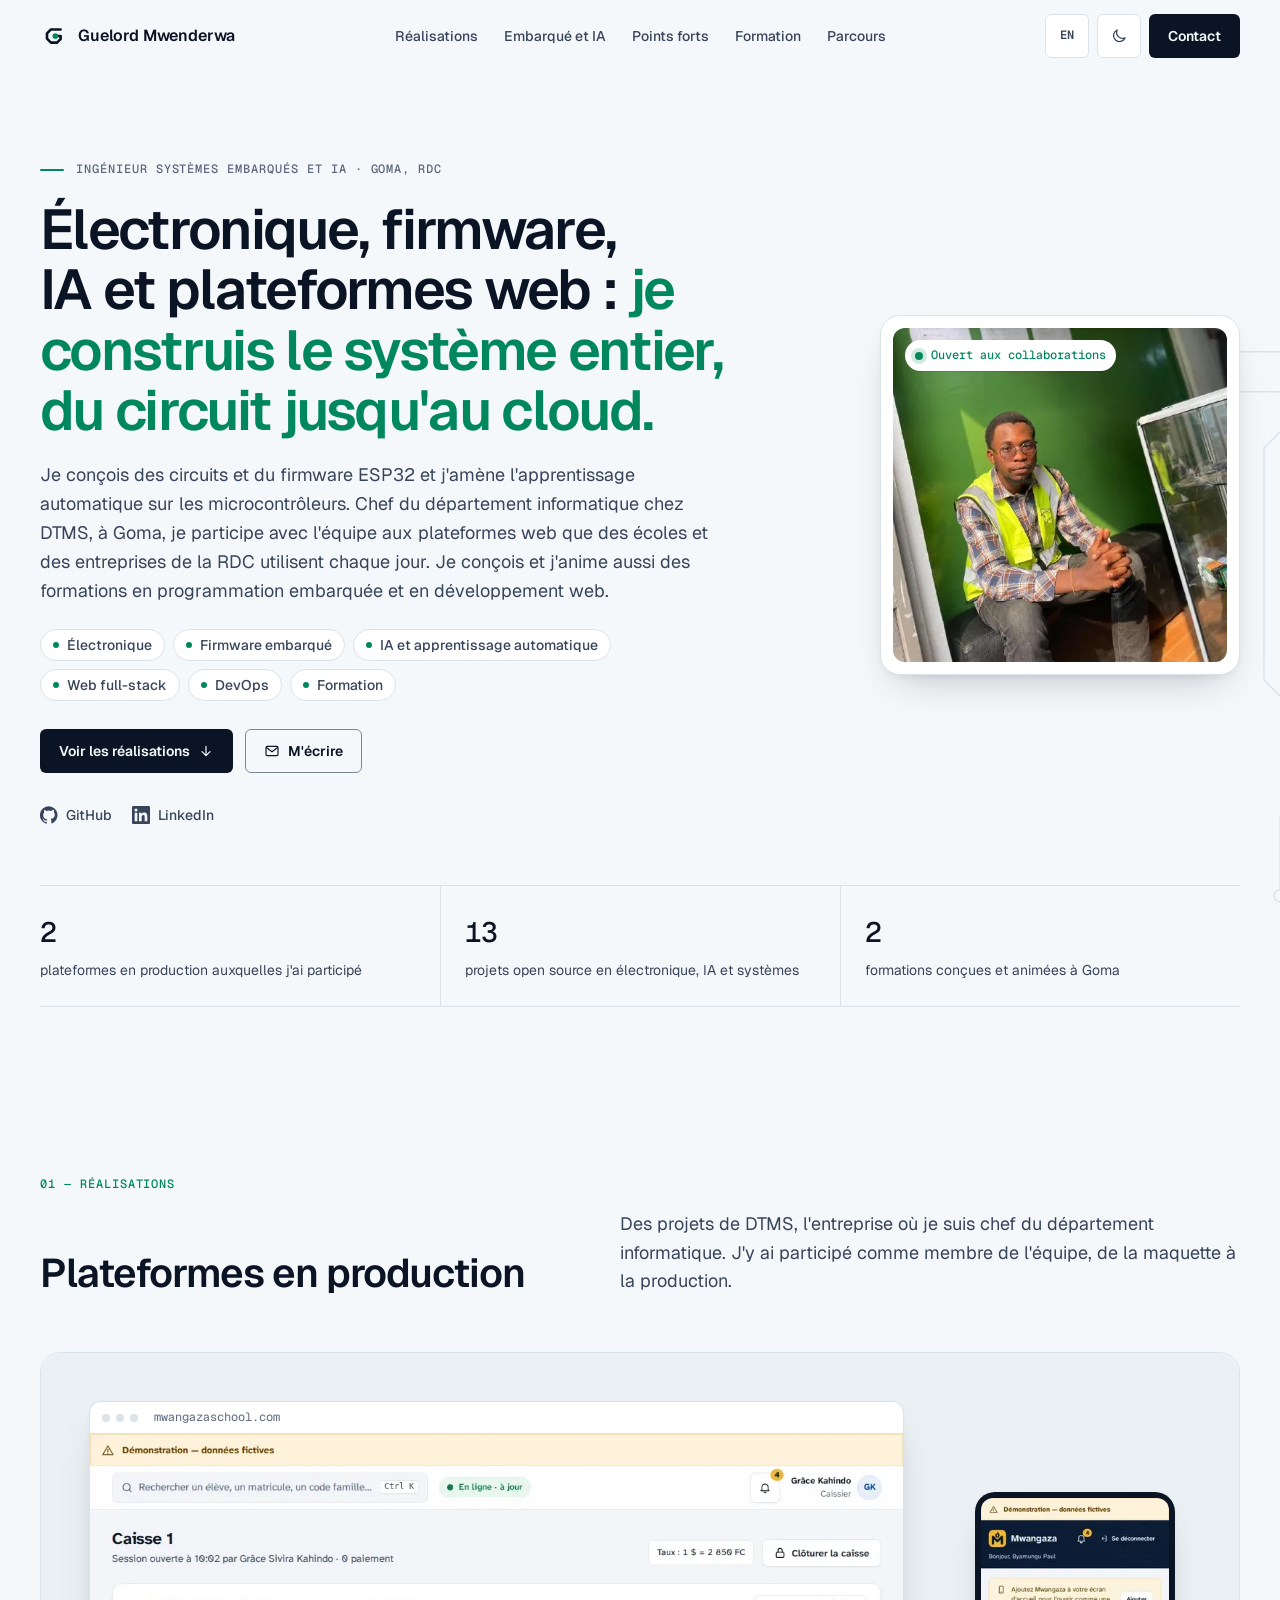
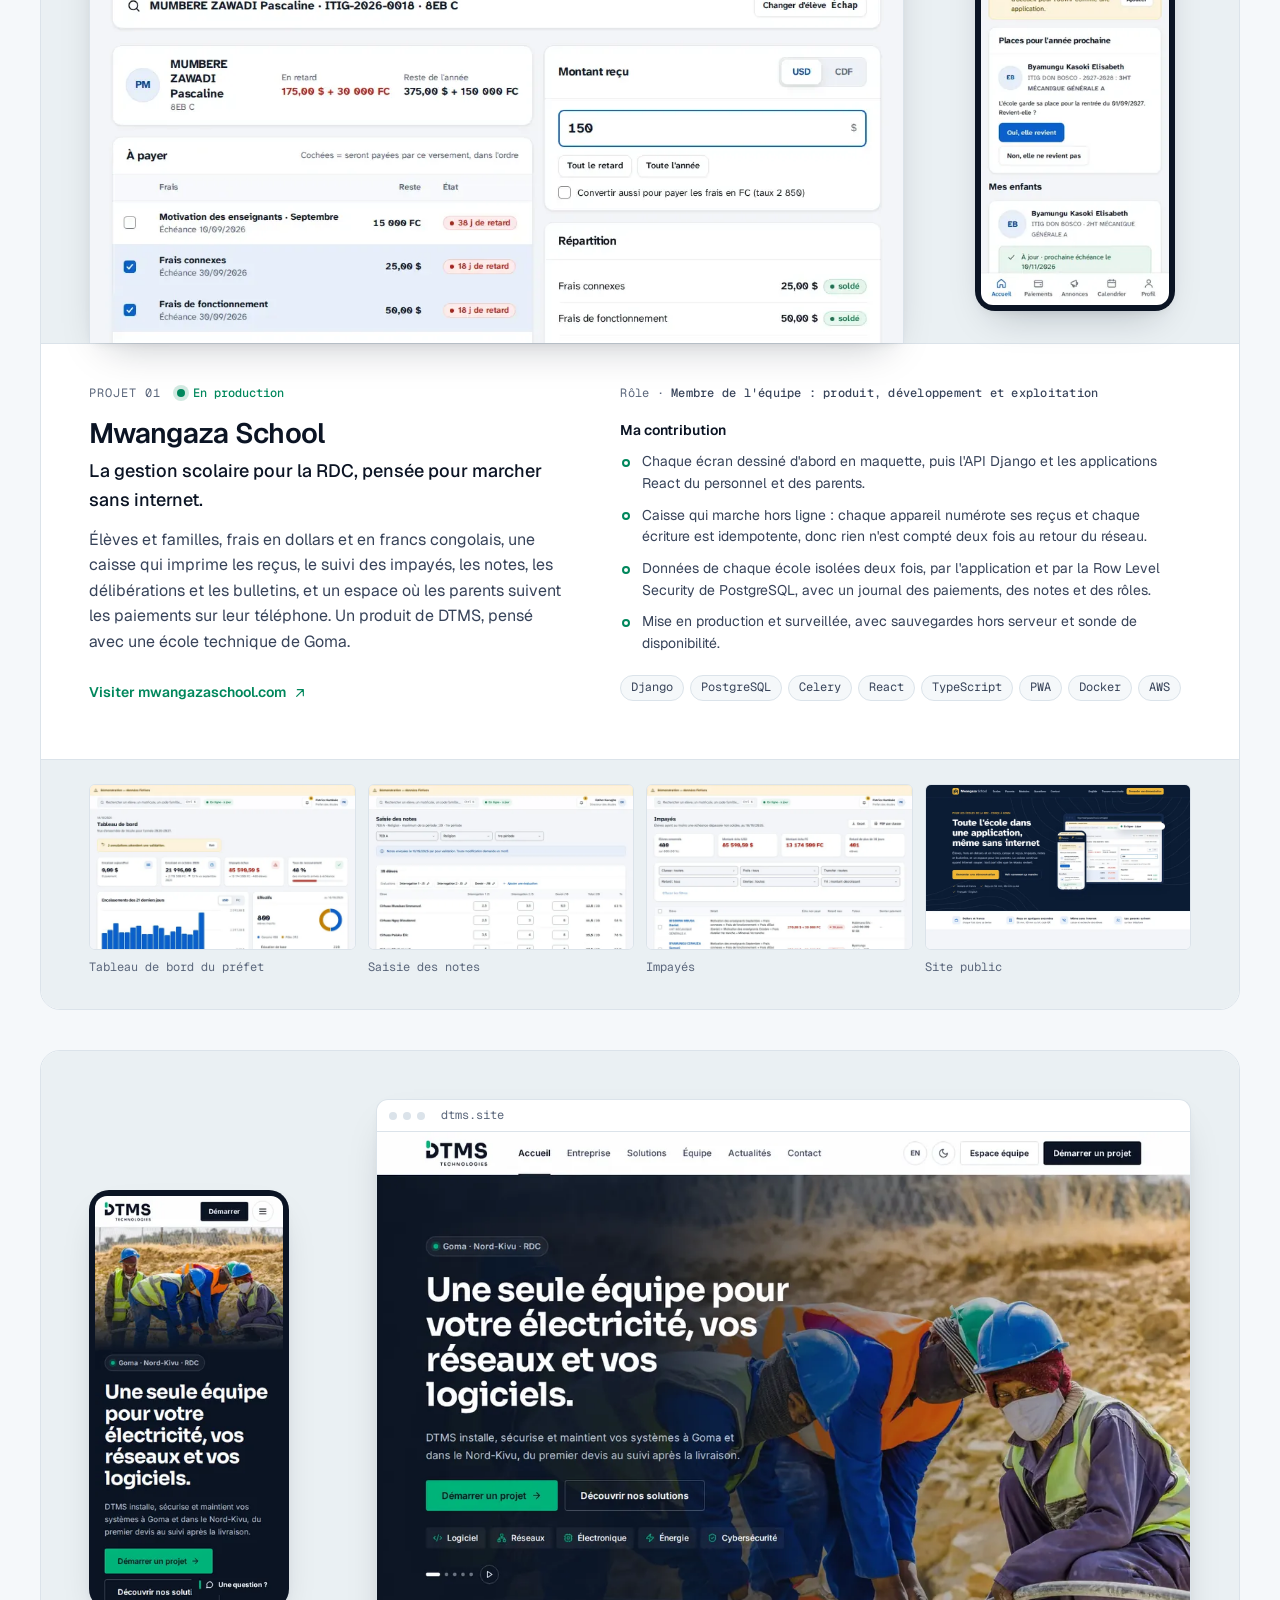
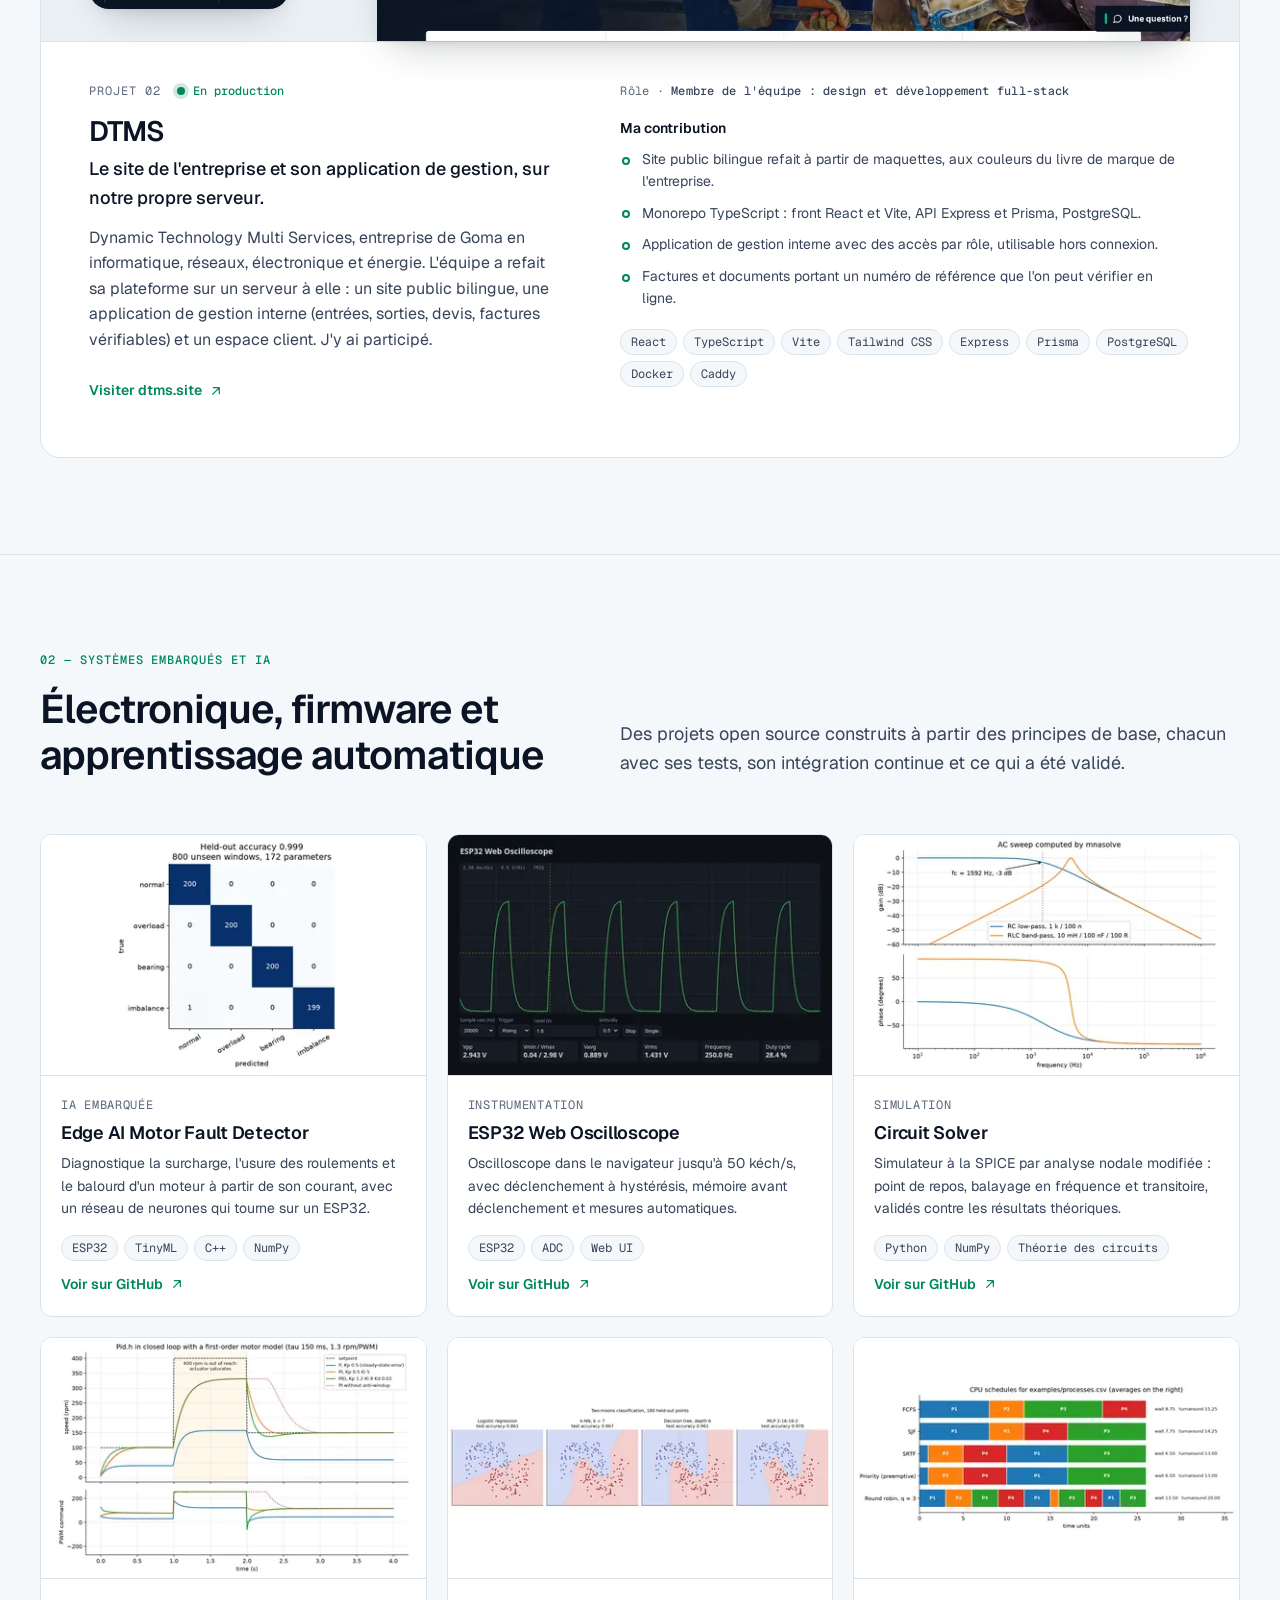
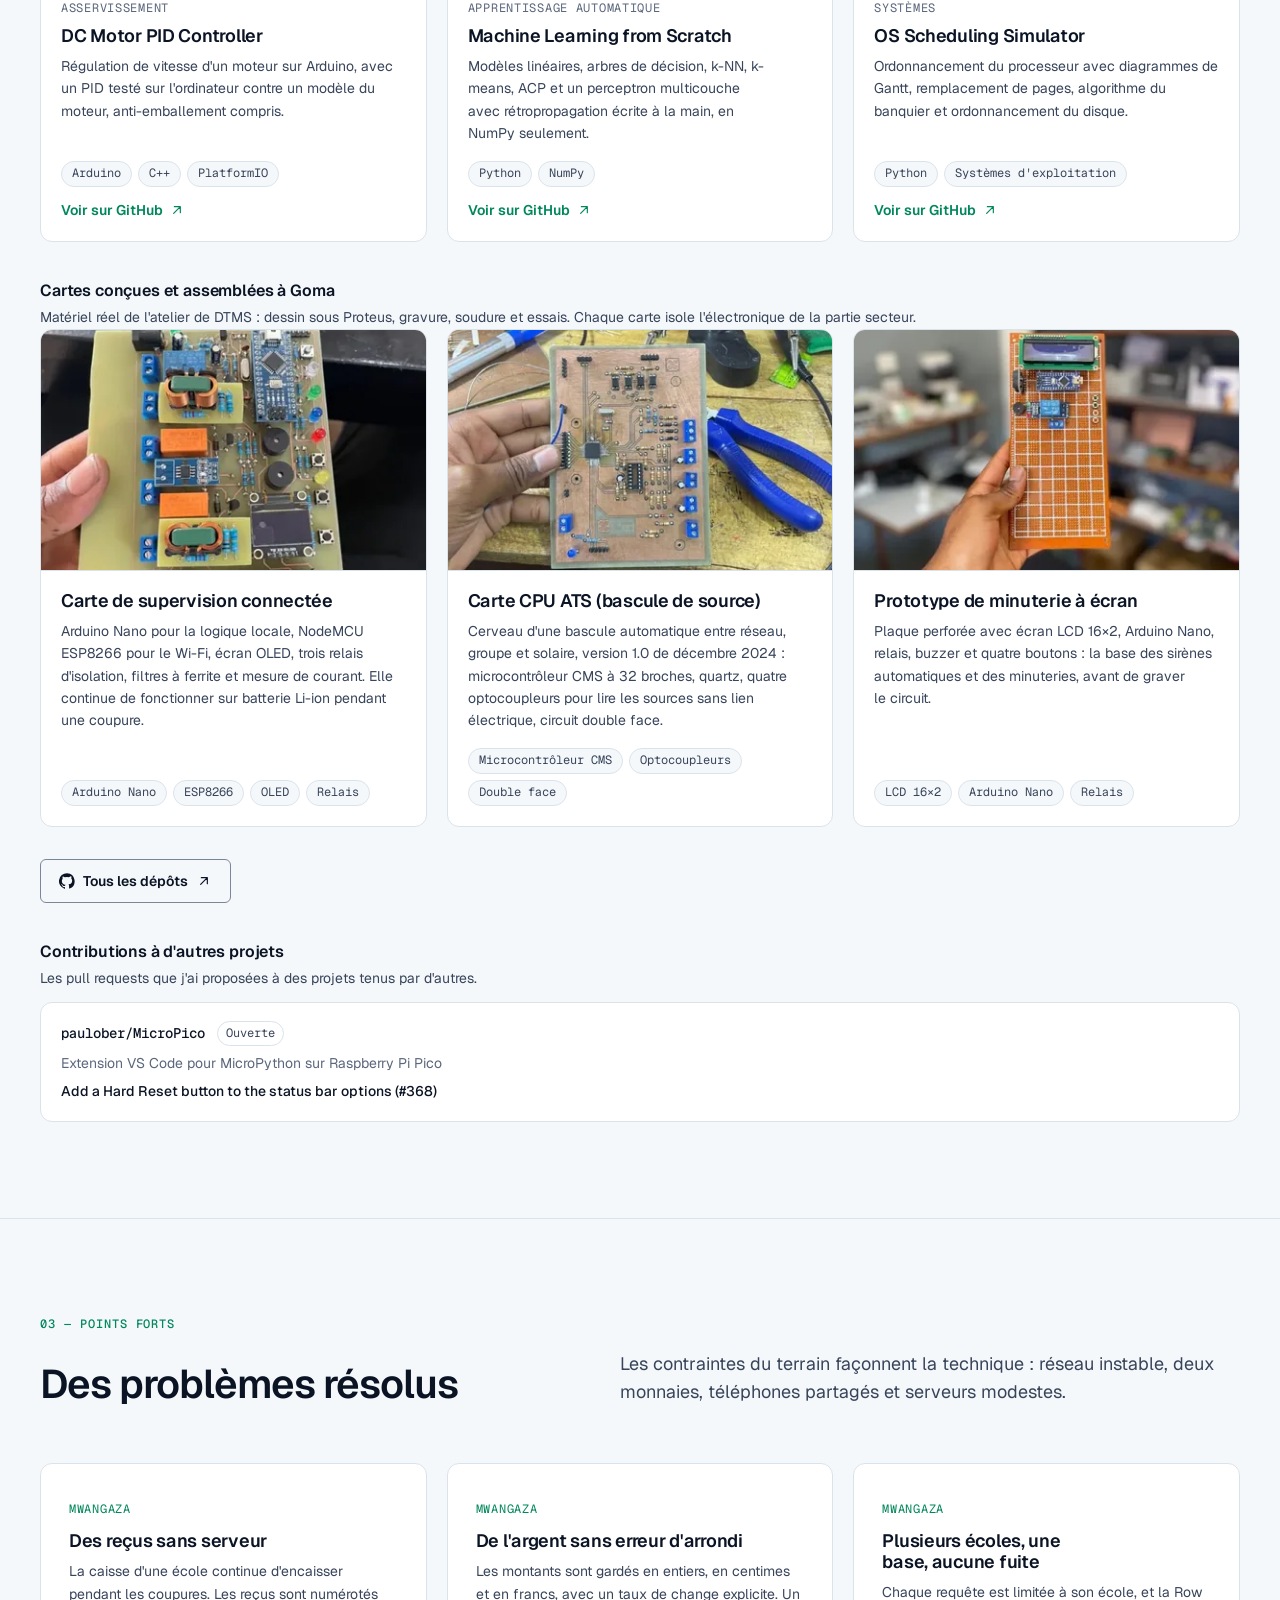
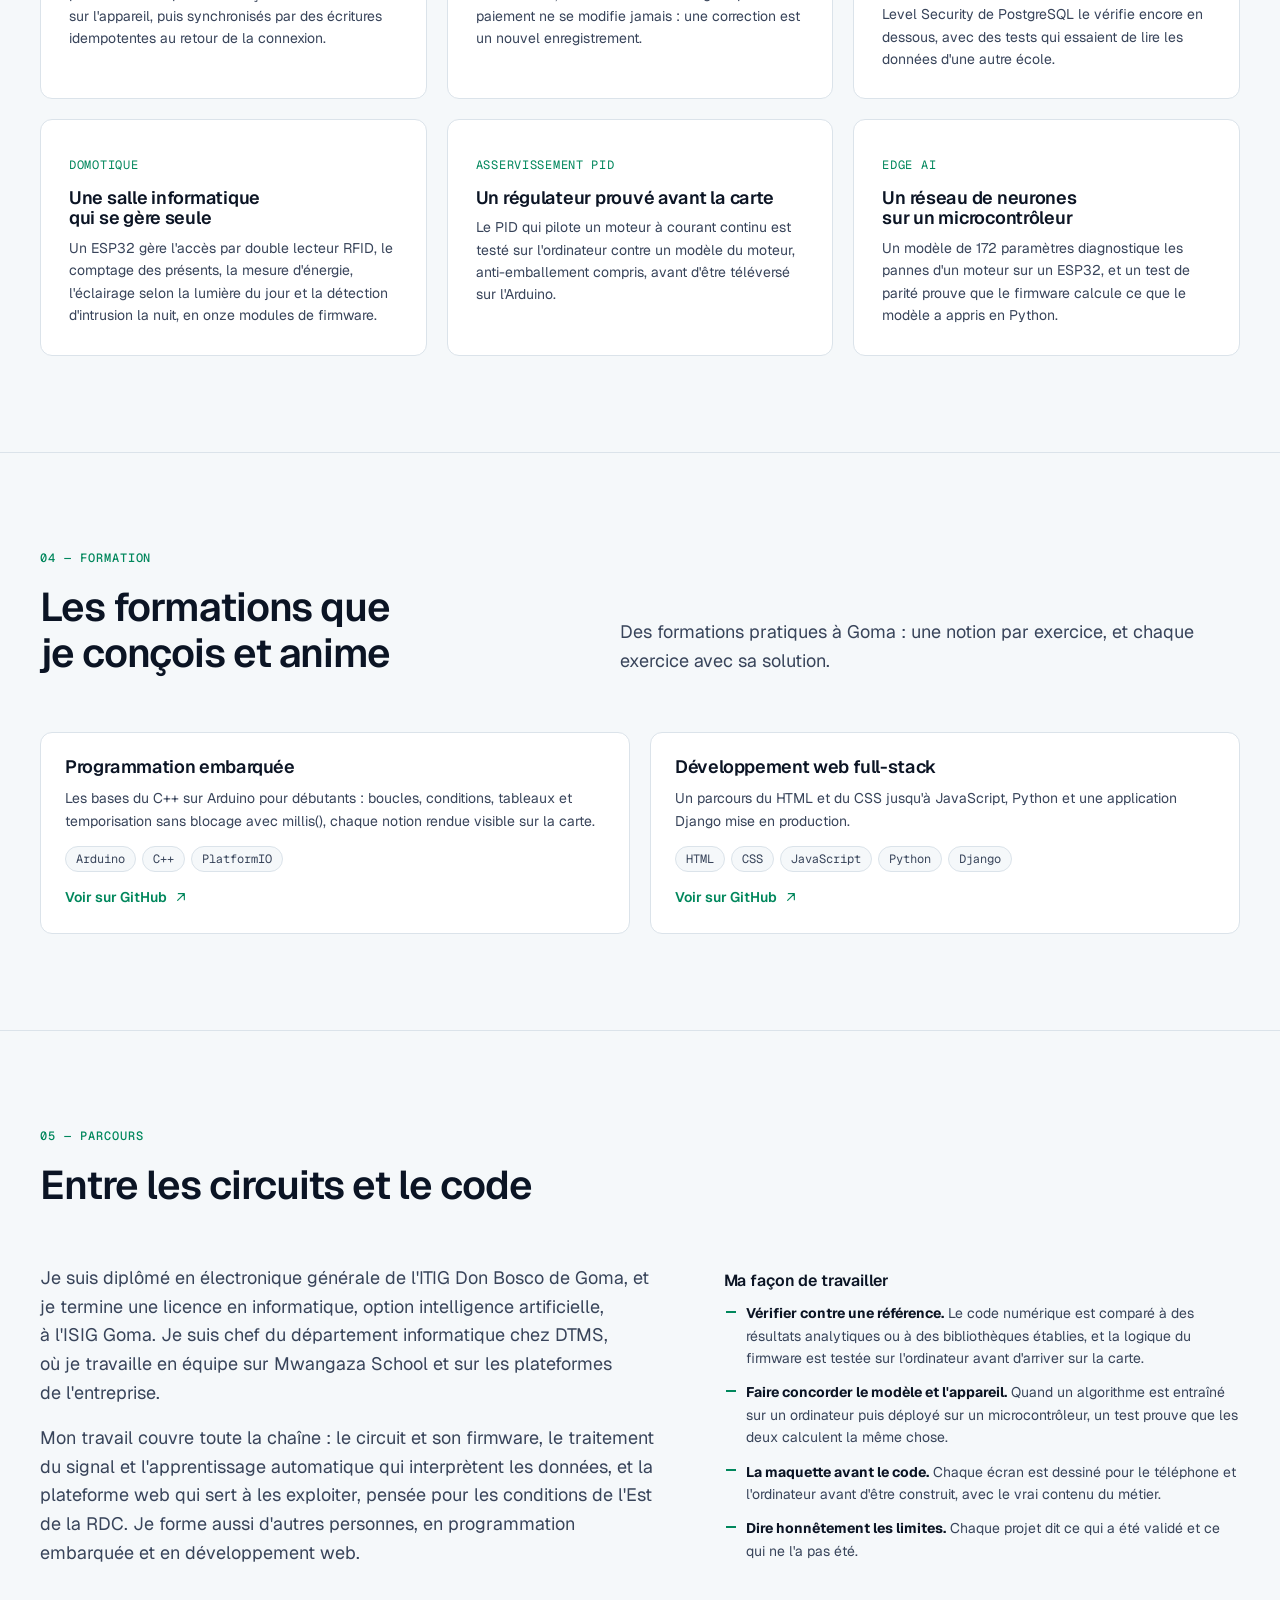
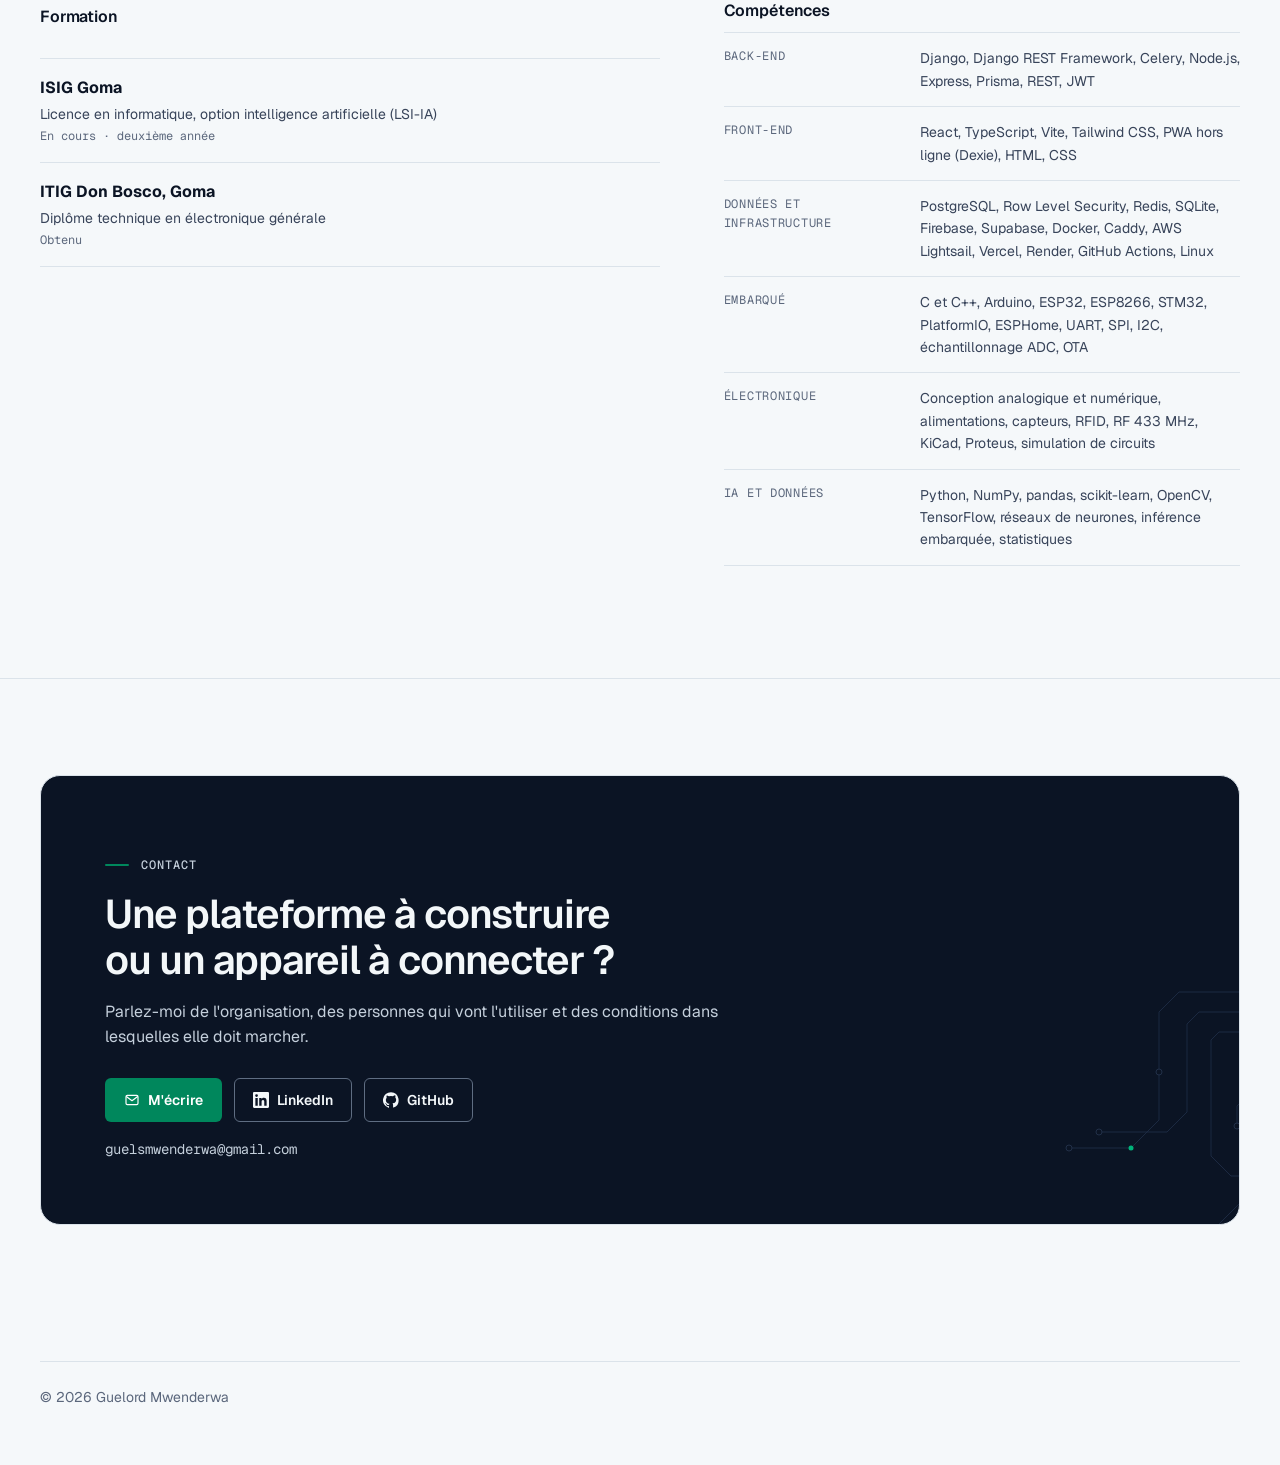
<file: fr/index.html>
<!doctype html>
<html lang="fr">
<head>
<meta charset="utf-8">
<meta name="viewport" content="width=device-width, initial-scale=1">
<title>Guelord Mwenderwa — Ingénieur systèmes embarqués et IA à Goma, RDC</title>
<meta name="description" content="Ingénieur systèmes embarqués et IA à Goma, RDC : électronique, firmware ESP32, apprentissage automatique sur microcontrôleur ; chef du département informatique chez DTMS, où il participe aux plateformes web en production. Formateur en programmation embarquée et en développement web.">
<meta name="author" content="Guelord Mwenderwa">

<link rel="canonical" href="https://guelord-mwenderwa.github.io/fr/">
<link rel="alternate" hreflang="en" href="https://guelord-mwenderwa.github.io/"><link rel="alternate" hreflang="fr" href="https://guelord-mwenderwa.github.io/fr/"><link rel="alternate" hreflang="x-default" href="https://guelord-mwenderwa.github.io/">
<meta name="theme-color" content="#f5f8fa" media="(prefers-color-scheme: light)">
<meta name="theme-color" content="#0b1424" media="(prefers-color-scheme: dark)">
<meta property="og:type" content="profile">
<meta property="og:title" content="Guelord Mwenderwa — Ingénieur systèmes embarqués et IA à Goma, RDC">
<meta property="og:description" content="Ingénieur systèmes embarqués et IA à Goma, RDC : électronique, firmware ESP32, apprentissage automatique sur microcontrôleur ; chef du département informatique chez DTMS, où il participe aux plateformes web en production. Formateur en programmation embarquée et en développement web.">
<meta property="og:url" content="https://guelord-mwenderwa.github.io/fr/">
<meta property="og:image" content="https://guelord-mwenderwa.github.io/assets/og-fr.png">
<meta property="og:image:width" content="1200">
<meta property="og:image:height" content="630">
<meta property="og:locale" content="fr_FR">
<meta property="profile:first_name" content="Guelord">
<meta property="profile:last_name" content="Mwenderwa">
<meta name="twitter:card" content="summary_large_image">
<link rel="icon" href="../favicon.svg" type="image/svg+xml">
<link rel="icon" href="../assets/icons/favicon-32.png" sizes="32x32" type="image/png">
<link rel="apple-touch-icon" href="../assets/icons/apple-touch-icon.png">
<link rel="preconnect" href="https://fonts.googleapis.com">
<link rel="preconnect" href="https://fonts.gstatic.com" crossorigin>
<link rel="stylesheet" href="https://fonts.googleapis.com/css2?family=Geist+Mono:wght@400;500&family=Geist:wght@400;500;600;700&display=swap">
<link rel="stylesheet" href="../assets/site.css">
<script>try{var t=localStorage.getItem('theme');if(t==='dark'||t==='light')document.documentElement.dataset.theme=t}catch(e){}</script>
<script type="application/ld+json">{"@context": "https://schema.org", "@type": "Person", "name": "Guelord Mwenderwa", "url": "https://guelord-mwenderwa.github.io/", "image": "https://guelord-mwenderwa.github.io/assets/img/portrait-460.webp", "jobTitle": "Ingénieur systèmes embarqués et IA", "email": "mailto:guelsmwenderwa@gmail.com", "address": {"@type": "PostalAddress", "addressLocality": "Goma", "addressCountry": "CD"}, "alumniOf": [{"@type": "CollegeOrUniversity", "name": "Institut Supérieur d'Informatique et de Gestion (ISIG Goma)"}, {"@type": "HighSchool", "name": "Institut Technique Industriel de Goma (ITIG Don Bosco)"}], "knowsAbout": ["Embedded systems", "Electronics", "ESP32", "Firmware", "Machine learning", "TinyML", "Django", "React", "TypeScript", "PostgreSQL", "DevOps", "Technical training"], "sameAs": ["https://github.com/GUELORD-MWENDERWA", "https://linkedin.com/in/guelord-mwenderwa"]}</script>
</head>
<body>
<a class="skip-link" href="#main">Aller au contenu</a>
<header class="site-header" data-header>
  <div class="container header-inner">
    <a class="brand" href="./" aria-label="Guelord Mwenderwa, accueil"><svg class="brand-mark" viewBox="0 0 64 64" aria-hidden="true" focusable="false"><path d="M47 17H25l-9 9v12l9 9h14l8-8v-7H35" fill="none" stroke="currentColor" stroke-width="6" stroke-linecap="round" stroke-linejoin="round"/><circle class="via" cx="35" cy="32" r="6.5"/></svg><span class="brand-name">Guelord Mwenderwa</span></a>
    <nav class="nav-desktop" aria-label="Navigation principale"><a href="#work">Réalisations</a><a href="#open-source">Embarqué et IA</a><a href="#highlights">Points forts</a><a href="#teaching">Formation</a><a href="#about">Parcours</a></nav>
    <div class="header-actions">
      <a class="icon-btn" href="../" hreflang="en" lang="en" aria-label="English version">EN</a>
      <button class="icon-btn theme-toggle" type="button" data-theme-toggle aria-label="Passer du thème clair au thème sombre"><svg class="icon-moon" viewBox="0 0 24 24" aria-hidden="true" focusable="false"><path fill="none" stroke="currentColor" stroke-width="1.75" stroke-linecap="round" stroke-linejoin="round" d="M20 14.5A8 8 0 0 1 9.5 4a8 8 0 1 0 10.5 10.5Z"/></svg><svg class="icon-sun" viewBox="0 0 24 24" aria-hidden="true" focusable="false"><circle fill="none" stroke="currentColor" stroke-width="1.75" stroke-linecap="round" stroke-linejoin="round" cx="12" cy="12" r="4"/><path fill="none" stroke="currentColor" stroke-width="1.75" stroke-linecap="round" stroke-linejoin="round" d="M12 2v2M12 20v2M4.9 4.9l1.4 1.4M17.7 17.7l1.4 1.4M2 12h2M20 12h2M4.9 19.1l1.4-1.4M17.7 6.3l1.4-1.4"/></svg></button>
      <a class="btn btn-primary btn-contact" href="#contact">Contact</a>
      <button class="icon-btn menu-toggle" type="button" data-menu-toggle aria-expanded="false" aria-controls="mobile-nav" aria-label="Ouvrir le menu"><svg class="icon-menu" viewBox="0 0 24 24" aria-hidden="true" focusable="false"><path fill="none" stroke="currentColor" stroke-width="1.75" stroke-linecap="round" stroke-linejoin="round" d="M4 7h16M4 12h16M4 17h16"/></svg><svg class="icon-close" viewBox="0 0 24 24" aria-hidden="true" focusable="false"><path fill="none" stroke="currentColor" stroke-width="1.75" stroke-linecap="round" stroke-linejoin="round" d="M6 6l12 12M18 6 6 18"/></svg></button>
    </div>
  </div>
  <nav class="nav-mobile" id="mobile-nav" aria-label="Navigation principale"><a href="#work">Réalisations</a><a href="#open-source">Embarqué et IA</a><a href="#highlights">Points forts</a><a href="#teaching">Formation</a><a href="#about">Parcours</a><a href="#contact">Contact</a>
    <a class="btn btn-primary" href="mailto:guelsmwenderwa@gmail.com"><svg viewBox="0 0 24 24" aria-hidden="true" focusable="false"><rect fill="none" stroke="currentColor" stroke-width="1.75" stroke-linecap="round" stroke-linejoin="round" x="3" y="5" width="18" height="14" rx="2"/><path fill="none" stroke="currentColor" stroke-width="1.75" stroke-linecap="round" stroke-linejoin="round" d="m4 7 8 6 8-6"/></svg>M&#x27;écrire</a></nav>
</header>
<main id="main">
<section class="hero" aria-labelledby="hero-title">
  <svg class="hero-traces" viewBox="0 0 720 640" fill="none" aria-hidden="true" focusable="false"><g stroke="currentColor" stroke-width="1.5" stroke-linecap="round" stroke-linejoin="round"><path d="M720 96H520l-40 40v120"/><path d="M720 136H560l-24 24v176l-40 40H360"/><path d="M720 176H600l-16 16v232l40 40h96"/><path d="M720 520H640l-40 40v80"/><path d="M480 256v96l-56 56H300"/><path d="M720 300H660l-24 24v40"/></g><g stroke-width="1.5"><circle class="via" cx="480" cy="256" r="6"/><circle class="via" cx="360" cy="376" r="6"/><circle class="via" cx="300" cy="408" r="6"/><circle class="via" cx="636" cy="364" r="6"/><circle class="via" cx="600" cy="640" r="6"/></g><circle class="via-live" cx="424" cy="408" r="5"/></svg>
  <div class="container">
    <div class="hero-grid">
      <div>
        <p class="eyebrow">Ingénieur systèmes embarqués et IA · Goma, RDC</p>
        <h1 id="hero-title">Électronique, firmware, IA et plateformes web : <em>je construis le système entier, du circuit jusqu&#x27;au cloud.</em></h1>
        <p class="hero-lead">Je conçois des circuits et du firmware ESP32 et j&#x27;amène l&#x27;apprentissage automatique sur les microcontrôleurs. Chef du département informatique chez DTMS, à Goma, je participe avec l&#x27;équipe aux plateformes web que des écoles et des entreprises de la RDC utilisent chaque jour. Je conçois et j&#x27;anime aussi des formations en programmation embarquée et en développement web.</p>
        <ul class="hero-fields" aria-label="Mes domaines"><li>Électronique</li><li>Firmware embarqué</li><li>IA et apprentissage automatique</li><li>Web full-stack</li><li>DevOps</li><li>Formation</li></ul>
        <div class="hero-ctas">
          <a class="btn btn-primary" href="#work">Voir les réalisations<svg viewBox="0 0 24 24" aria-hidden="true" focusable="false"><path fill="none" stroke="currentColor" stroke-width="1.75" stroke-linecap="round" stroke-linejoin="round" d="M12 5v14M6 13l6 6 6-6"/></svg></a>
          <a class="btn btn-outline" href="mailto:guelsmwenderwa@gmail.com"><svg viewBox="0 0 24 24" aria-hidden="true" focusable="false"><rect fill="none" stroke="currentColor" stroke-width="1.75" stroke-linecap="round" stroke-linejoin="round" x="3" y="5" width="18" height="14" rx="2"/><path fill="none" stroke="currentColor" stroke-width="1.75" stroke-linecap="round" stroke-linejoin="round" d="m4 7 8 6 8-6"/></svg>M&#x27;écrire</a>
        </div>
        <div class="hero-links">
          <a href="https://github.com/GUELORD-MWENDERWA" rel="me"><svg viewBox="0 0 24 24" aria-hidden="true" focusable="false"><path fill="currentColor" d="M12 .3a12 12 0 0 0-3.8 23.4c.6.1.8-.3.8-.6v-2c-3.3.7-4-1.6-4-1.6-.6-1.4-1.4-1.8-1.4-1.8-1-.7.1-.7.1-.7 1.2 0 1.9 1.2 1.9 1.2 1 1.8 2.8 1.3 3.5 1 0-.8.4-1.3.7-1.6-2.7-.3-5.5-1.3-5.5-6 0-1.2.5-2.3 1.3-3.1-.2-.4-.6-1.6 0-3.2 0 0 1-.3 3.3 1.2a11.5 11.5 0 0 1 6 0C17.3 4.7 18.3 5 18.3 5c.7 1.6.2 2.9.1 3.2.8.8 1.3 1.9 1.3 3.2 0 4.6-2.8 5.6-5.5 5.9.5.4.9 1.1.9 2.2v3.3c0 .3.1.7.8.6A12 12 0 0 0 12 .3"/></svg>GitHub</a>
          <a href="https://linkedin.com/in/guelord-mwenderwa" rel="me"><svg viewBox="0 0 24 24" aria-hidden="true" focusable="false"><path fill="currentColor" d="M20.45 20.45h-3.56v-5.57c0-1.33-.02-3.04-1.85-3.04-1.85 0-2.14 1.45-2.14 2.94v5.67H9.35V9h3.41v1.56h.05c.48-.9 1.64-1.85 3.37-1.85 3.6 0 4.27 2.37 4.27 5.46v6.28ZM5.34 7.43a2.06 2.06 0 1 1 0-4.13 2.06 2.06 0 0 1 0 4.13ZM7.12 20.45H3.56V9h3.56v11.45ZM22.22 0H1.77C.79 0 0 .77 0 1.73v20.54C0 23.23.79 24 1.77 24h20.45c.98 0 1.78-.77 1.78-1.73V1.73C24 .77 23.2 0 22.22 0Z"/></svg>LinkedIn</a>
        </div>
      </div>
      <figure class="portrait-card">
        <img src="../assets/img/portrait-460.webp" srcset="../assets/img/portrait-240.webp 240w, ../assets/img/portrait-460.webp 460w" sizes="(min-width: 1024px) 336px, (min-width: 400px) 336px, 86vw" width="460" height="460" alt="Guelord Mwenderwa, assis, en gilet haute visibilité" fetchpriority="high">
        <span class="status">Ouvert aux collaborations</span>
      </figure>
    </div>
    <div class="facts"><div class="fact"><span class="fact-value">2</span><span class="fact-label">plateformes en production auxquelles j&#x27;ai participé</span></div><div class="fact"><span class="fact-value">13</span><span class="fact-label">projets open source en électronique, IA et systèmes</span></div><div class="fact"><span class="fact-value">2</span><span class="fact-label">formations conçues et animées à Goma</span></div></div>
  </div>
</section>
<section class="section" id="work" aria-labelledby="work-title">
  <div class="container">
    <div class="section-head"><p class="section-index">01 — Réalisations</p><h2 id="work-title">Plateformes en production</h2><p>Des projets de DTMS, l&#x27;entreprise où je suis chef du département informatique. J&#x27;y ai participé comme membre de l&#x27;équipe, de la maquette à la production.</p></div>
    <div class="cases">
<article class="case" id="mwangaza" aria-labelledby="mwangaza-title">
  <div class="case-visual">
    <div class="browser"><div class="browser-bar"><i></i><i></i><i></i><span>mwangazaschool.com</span></div><img src="../assets/img/mwangaza-cash-desk-1184.webp" srcset="../assets/img/mwangaza-cash-desk-592.webp 592w, ../assets/img/mwangaza-cash-desk-1184.webp 1184w" sizes="(min-width: 1024px) 800px, 92vw" width="1184" height="740" alt="Caisse Mwangaza : les frais en retard d&#x27;un élève et un paiement saisi en dollars" loading="lazy" decoding="async"></div>
    <div class="phone"><img src="../assets/img/mwangaza-portal-390.webp" srcset="../assets/img/mwangaza-portal-260.webp 260w, ../assets/img/mwangaza-portal-390.webp 390w" sizes="190px" width="390" height="844" alt="Espace parents Mwangaza sur un téléphone" loading="lazy" decoding="async"></div>
  </div>
  <div class="case-body">
    <div class="case-intro">
      <div class="case-meta"><span class="mono">Projet 01</span><span class="status">En production</span></div>
      <h3 id="mwangaza-title">Mwangaza School</h3>
      <p class="case-tagline">La gestion scolaire pour la RDC, pensée pour marcher sans internet.</p>
      <p class="case-summary">Élèves et familles, frais en dollars et en francs congolais, une caisse qui imprime les reçus, le suivi des impayés, les notes, les délibérations et les bulletins, et un espace où les parents suivent les paiements sur leur téléphone. Un produit de DTMS, pensé avec une école technique de Goma.</p>
      <div class="case-links"><a class="link-arrow" href="https://mwangazaschool.com/">Visiter mwangazaschool.com<svg viewBox="0 0 24 24" aria-hidden="true" focusable="false"><path fill="none" stroke="currentColor" stroke-width="1.75" stroke-linecap="round" stroke-linejoin="round" d="M7 17 17 7M8 7h9v9"/></svg></a></div>
    </div>
    <div class="case-details">
      <p class="case-role">Rôle · <strong>Membre de l&#x27;équipe : produit, développement et exploitation</strong></p>
      <p class="case-did">Ma contribution</p>
      <ul class="case-list"><li>Chaque écran dessiné d&#x27;abord en maquette, puis l&#x27;API Django et les applications React du personnel et des parents.</li><li>Caisse qui marche hors ligne : chaque appareil numérote ses reçus et chaque écriture est idempotente, donc rien n&#x27;est compté deux fois au retour du réseau.</li><li>Données de chaque école isolées deux fois, par l&#x27;application et par la Row Level Security de PostgreSQL, avec un journal des paiements, des notes et des rôles.</li><li>Mise en production et surveillée, avec sauvegardes hors serveur et sonde de disponibilité.</li></ul>
      <div class="chips"><span class="chip">Django</span><span class="chip">PostgreSQL</span><span class="chip">Celery</span><span class="chip">React</span><span class="chip">TypeScript</span><span class="chip">PWA</span><span class="chip">Docker</span><span class="chip">AWS</span></div>
    </div>
  </div>
  <div class="gallery" role="group" aria-label="Autres écrans" tabindex="0"><figure><img src="../assets/img/mwangaza-dashboard-1184.webp" srcset="../assets/img/mwangaza-dashboard-592.webp 592w, ../assets/img/mwangaza-dashboard-1184.webp 1184w" sizes="(min-width: 1024px) 270px, 72vw" width="1184" height="740" alt="Tableau de bord du préfet" loading="lazy" decoding="async"><figcaption>Tableau de bord du préfet</figcaption></figure><figure><img src="../assets/img/mwangaza-grades-1184.webp" srcset="../assets/img/mwangaza-grades-592.webp 592w, ../assets/img/mwangaza-grades-1184.webp 1184w" sizes="(min-width: 1024px) 270px, 72vw" width="1184" height="740" alt="Saisie des notes" loading="lazy" decoding="async"><figcaption>Saisie des notes</figcaption></figure><figure><img src="../assets/img/mwangaza-unpaid-1184.webp" srcset="../assets/img/mwangaza-unpaid-592.webp 592w, ../assets/img/mwangaza-unpaid-1184.webp 1184w" sizes="(min-width: 1024px) 270px, 72vw" width="1184" height="740" alt="Impayés" loading="lazy" decoding="async"><figcaption>Impayés</figcaption></figure><figure><img src="../assets/img/mwangaza-site-1200.webp" srcset="../assets/img/mwangaza-site-720.webp 720w, ../assets/img/mwangaza-site-1200.webp 1200w" sizes="(min-width: 1024px) 270px, 72vw" width="1200" height="750" alt="Site public" loading="lazy" decoding="async"><figcaption>Site public</figcaption></figure></div>
</article>
<article class="case" id="dtms" aria-labelledby="dtms-title">
  <div class="case-visual">
    <div class="browser"><div class="browser-bar"><i></i><i></i><i></i><span>dtms.site</span></div><img src="../assets/img/dtms-site-1200.webp" srcset="../assets/img/dtms-site-720.webp 720w, ../assets/img/dtms-site-1200.webp 1200w" sizes="(min-width: 1024px) 800px, 92vw" width="1200" height="720" alt="Accueil de DTMS : une seule équipe pour l&#x27;électricité, les réseaux et les logiciels" loading="lazy" decoding="async"></div>
    <div class="phone"><img src="../assets/img/dtms-site-mobile-390.webp" srcset="../assets/img/dtms-site-mobile-260.webp 260w, ../assets/img/dtms-site-mobile-390.webp 390w" sizes="190px" width="390" height="844" alt="Accueil de DTMS sur un téléphone" loading="lazy" decoding="async"></div>
  </div>
  <div class="case-body">
    <div class="case-intro">
      <div class="case-meta"><span class="mono">Projet 02</span><span class="status">En production</span></div>
      <h3 id="dtms-title">DTMS</h3>
      <p class="case-tagline">Le site de l&#x27;entreprise et son application de gestion, sur notre propre serveur.</p>
      <p class="case-summary">Dynamic Technology Multi Services, entreprise de Goma en informatique, réseaux, électronique et énergie. L&#x27;équipe a refait sa plateforme sur un serveur à elle : un site public bilingue, une application de gestion interne (entrées, sorties, devis, factures vérifiables) et un espace client. J&#x27;y ai participé.</p>
      <div class="case-links"><a class="link-arrow" href="https://dtms.site/">Visiter dtms.site<svg viewBox="0 0 24 24" aria-hidden="true" focusable="false"><path fill="none" stroke="currentColor" stroke-width="1.75" stroke-linecap="round" stroke-linejoin="round" d="M7 17 17 7M8 7h9v9"/></svg></a></div>
    </div>
    <div class="case-details">
      <p class="case-role">Rôle · <strong>Membre de l&#x27;équipe : design et développement full-stack</strong></p>
      <p class="case-did">Ma contribution</p>
      <ul class="case-list"><li>Site public bilingue refait à partir de maquettes, aux couleurs du livre de marque de l&#x27;entreprise.</li><li>Monorepo TypeScript : front React et Vite, API Express et Prisma, PostgreSQL.</li><li>Application de gestion interne avec des accès par rôle, utilisable hors connexion.</li><li>Factures et documents portant un numéro de référence que l&#x27;on peut vérifier en ligne.</li></ul>
      <div class="chips"><span class="chip">React</span><span class="chip">TypeScript</span><span class="chip">Vite</span><span class="chip">Tailwind CSS</span><span class="chip">Express</span><span class="chip">Prisma</span><span class="chip">PostgreSQL</span><span class="chip">Docker</span><span class="chip">Caddy</span></div>
    </div>
  </div>
  
</article></div>
  </div>
</section>
<section class="section" id="open-source" aria-labelledby="open-source-title">
  <div class="container">
    <div class="section-head"><p class="section-index">02 — Systèmes embarqués et IA</p><h2 id="open-source-title">Électronique, firmware et apprentissage automatique</h2><p>Des projets open source construits à partir des principes de base, chacun avec ses tests, son intégration continue et ce qui a été validé.</p></div>
    <div class="projects">
<a class="project" href="https://github.com/GUELORD-MWENDERWA/edge-ai-motor-fault-detector">
  <div class="project-figure"><img src="../assets/img/edge-ai-800.webp" srcset="../assets/img/edge-ai-400.webp 400w, ../assets/img/edge-ai-800.webp 800w" sizes="(min-width: 1024px) 380px, (min-width: 768px) 46vw, 92vw" width="800" height="500" alt="Matrice de confusion : 799 fenêtres inédites sur 800 bien classées" loading="lazy" decoding="async"></div>
  <div class="project-body">
    <span class="project-kind">IA embarquée</span>
    <h3>Edge AI Motor Fault Detector</h3>
    <p>Diagnostique la surcharge, l&#x27;usure des roulements et le balourd d&#x27;un moteur à partir de son courant, avec un réseau de neurones qui tourne sur un ESP32.</p>
    <div class="chips"><span class="chip">ESP32</span><span class="chip">TinyML</span><span class="chip">C++</span><span class="chip">NumPy</span></div>
    <span class="project-cta">Voir sur GitHub<svg viewBox="0 0 24 24" aria-hidden="true" focusable="false"><path fill="none" stroke="currentColor" stroke-width="1.75" stroke-linecap="round" stroke-linejoin="round" d="M7 17 17 7M8 7h9v9"/></svg></span>
  </div>
</a>
<a class="project" href="https://github.com/GUELORD-MWENDERWA/esp32-web-oscilloscope">
  <div class="project-figure"><img src="../assets/img/oscilloscope-800.webp" srcset="../assets/img/oscilloscope-400.webp 400w, ../assets/img/oscilloscope-800.webp 800w" sizes="(min-width: 1024px) 380px, (min-width: 768px) 46vw, 92vw" width="800" height="500" alt="Interface web de l&#x27;oscilloscope : un signal carré et ses mesures" loading="lazy" decoding="async"></div>
  <div class="project-body">
    <span class="project-kind">Instrumentation</span>
    <h3>ESP32 Web Oscilloscope</h3>
    <p>Oscilloscope dans le navigateur jusqu&#x27;à 50 kéch/s, avec déclenchement à hystérésis, mémoire avant déclenchement et mesures automatiques.</p>
    <div class="chips"><span class="chip">ESP32</span><span class="chip">ADC</span><span class="chip">Web UI</span></div>
    <span class="project-cta">Voir sur GitHub<svg viewBox="0 0 24 24" aria-hidden="true" focusable="false"><path fill="none" stroke="currentColor" stroke-width="1.75" stroke-linecap="round" stroke-linejoin="round" d="M7 17 17 7M8 7h9v9"/></svg></span>
  </div>
</a>
<a class="project" href="https://github.com/GUELORD-MWENDERWA/circuit-solver">
  <div class="project-figure"><img src="../assets/img/circuit-solver-800.webp" srcset="../assets/img/circuit-solver-400.webp 400w, ../assets/img/circuit-solver-800.webp 800w" sizes="(min-width: 1024px) 380px, (min-width: 768px) 46vw, 92vw" width="800" height="500" alt="Diagramme de Bode d&#x27;un filtre RC passe-bas et d&#x27;un filtre RLC passe-bande" loading="lazy" decoding="async"></div>
  <div class="project-body">
    <span class="project-kind">Simulation</span>
    <h3>Circuit Solver</h3>
    <p>Simulateur à la SPICE par analyse nodale modifiée : point de repos, balayage en fréquence et transitoire, validés contre les résultats théoriques.</p>
    <div class="chips"><span class="chip">Python</span><span class="chip">NumPy</span><span class="chip">Théorie des circuits</span></div>
    <span class="project-cta">Voir sur GitHub<svg viewBox="0 0 24 24" aria-hidden="true" focusable="false"><path fill="none" stroke="currentColor" stroke-width="1.75" stroke-linecap="round" stroke-linejoin="round" d="M7 17 17 7M8 7h9v9"/></svg></span>
  </div>
</a>
<a class="project" href="https://github.com/GUELORD-MWENDERWA/dc-motor-pid-controller">
  <div class="project-figure"><img src="../assets/img/pid-800.webp" srcset="../assets/img/pid-400.webp 400w, ../assets/img/pid-800.webp 800w" sizes="(min-width: 1024px) 380px, (min-width: 768px) 46vw, 92vw" width="800" height="500" alt="Réponse indicielle de régulateurs P, PI et PID sur un modèle de moteur" loading="lazy" decoding="async"></div>
  <div class="project-body">
    <span class="project-kind">Asservissement</span>
    <h3>DC Motor PID Controller</h3>
    <p>Régulation de vitesse d&#x27;un moteur sur Arduino, avec un PID testé sur l&#x27;ordinateur contre un modèle du moteur, anti-emballement compris.</p>
    <div class="chips"><span class="chip">Arduino</span><span class="chip">C++</span><span class="chip">PlatformIO</span></div>
    <span class="project-cta">Voir sur GitHub<svg viewBox="0 0 24 24" aria-hidden="true" focusable="false"><path fill="none" stroke="currentColor" stroke-width="1.75" stroke-linecap="round" stroke-linejoin="round" d="M7 17 17 7M8 7h9v9"/></svg></span>
  </div>
</a>
<a class="project" href="https://github.com/GUELORD-MWENDERWA/ml-from-scratch">
  <div class="project-figure"><img src="../assets/img/ml-800.webp" srcset="../assets/img/ml-400.webp 400w, ../assets/img/ml-800.webp 800w" sizes="(min-width: 1024px) 380px, (min-width: 768px) 46vw, 92vw" width="800" height="500" alt="Frontières de décision de quatre classifieurs sur le jeu des deux lunes" loading="lazy" decoding="async"></div>
  <div class="project-body">
    <span class="project-kind">Apprentissage automatique</span>
    <h3>Machine Learning from Scratch</h3>
    <p>Modèles linéaires, arbres de décision, k-NN, k-means, ACP et un perceptron multicouche avec rétropropagation écrite à la main, en NumPy seulement.</p>
    <div class="chips"><span class="chip">Python</span><span class="chip">NumPy</span></div>
    <span class="project-cta">Voir sur GitHub<svg viewBox="0 0 24 24" aria-hidden="true" focusable="false"><path fill="none" stroke="currentColor" stroke-width="1.75" stroke-linecap="round" stroke-linejoin="round" d="M7 17 17 7M8 7h9v9"/></svg></span>
  </div>
</a>
<a class="project" href="https://github.com/GUELORD-MWENDERWA/os-scheduling-simulator">
  <div class="project-figure"><img src="../assets/img/scheduler-800.webp" srcset="../assets/img/scheduler-400.webp 400w, ../assets/img/scheduler-800.webp 800w" sizes="(min-width: 1024px) 380px, (min-width: 768px) 46vw, 92vw" width="800" height="500" alt="Diagrammes de Gantt de cinq algorithmes d&#x27;ordonnancement" loading="lazy" decoding="async"></div>
  <div class="project-body">
    <span class="project-kind">Systèmes</span>
    <h3>OS Scheduling Simulator</h3>
    <p>Ordonnancement du processeur avec diagrammes de Gantt, remplacement de pages, algorithme du banquier et ordonnancement du disque.</p>
    <div class="chips"><span class="chip">Python</span><span class="chip">Systèmes d&#x27;exploitation</span></div>
    <span class="project-cta">Voir sur GitHub<svg viewBox="0 0 24 24" aria-hidden="true" focusable="false"><path fill="none" stroke="currentColor" stroke-width="1.75" stroke-linecap="round" stroke-linejoin="round" d="M7 17 17 7M8 7h9v9"/></svg></span>
  </div>
</a></div>
    
<div class="contribs" id="boards">
  <div class="contribs-head"><h3>Cartes conçues et assemblées à Goma</h3><p>Matériel réel de l&#x27;atelier de DTMS : dessin sous Proteus, gravure, soudure et essais. Chaque carte isole l&#x27;électronique de la partie secteur.</p></div>
</div>
<div class="projects">
<div class="project">
  <div class="project-figure"><img src="../assets/img/board-supervision-720.webp" srcset="../assets/img/board-supervision-400.webp 400w, ../assets/img/board-supervision-720.webp 720w" sizes="(min-width: 1024px) 380px, (min-width: 768px) 46vw, 92vw" width="720" height="450" alt="Carte de supervision assemblée avec Arduino Nano, ESP8266, écran OLED et trois relais" loading="lazy" decoding="async"></div>
  <div class="project-body">
    <h3>Carte de supervision connectée</h3>
    <p>Arduino Nano pour la logique locale, NodeMCU ESP8266 pour le Wi-Fi, écran OLED, trois relais d&#x27;isolation, filtres à ferrite et mesure de courant. Elle continue de fonctionner sur batterie Li-ion pendant une coupure.</p>
    <div class="chips"><span class="chip">Arduino Nano</span><span class="chip">ESP8266</span><span class="chip">OLED</span><span class="chip">Relais</span></div>
  </div>
</div>
<div class="project">
  <div class="project-figure"><img src="../assets/img/board-ats-720.webp" srcset="../assets/img/board-ats-400.webp 400w, ../assets/img/board-ats-720.webp 720w" sizes="(min-width: 1024px) 380px, (min-width: 768px) 46vw, 92vw" width="720" height="450" alt="Carte CPU ATS assemblée avec microcontrôleur, quartz, optocoupleurs et borniers" loading="lazy" decoding="async"></div>
  <div class="project-body">
    <h3>Carte CPU ATS (bascule de source)</h3>
    <p>Cerveau d&#x27;une bascule automatique entre réseau, groupe et solaire, version 1.0 de décembre 2024 : microcontrôleur CMS à 32 broches, quartz, quatre optocoupleurs pour lire les sources sans lien électrique, circuit double face.</p>
    <div class="chips"><span class="chip">Microcontrôleur CMS</span><span class="chip">Optocoupleurs</span><span class="chip">Double face</span></div>
  </div>
</div>
<div class="project">
  <div class="project-figure"><img src="../assets/img/board-prototype-720.webp" srcset="../assets/img/board-prototype-400.webp 400w, ../assets/img/board-prototype-720.webp 720w" sizes="(min-width: 1024px) 380px, (min-width: 768px) 46vw, 92vw" width="720" height="450" alt="Plaque perforée avec écran LCD, Arduino Nano, relais et boutons" loading="lazy" decoding="async"></div>
  <div class="project-body">
    <h3>Prototype de minuterie à écran</h3>
    <p>Plaque perforée avec écran LCD 16×2, Arduino Nano, relais, buzzer et quatre boutons : la base des sirènes automatiques et des minuteries, avant de graver le circuit.</p>
    <div class="chips"><span class="chip">LCD 16×2</span><span class="chip">Arduino Nano</span><span class="chip">Relais</span></div>
  </div>
</div></div>
    <p class="all-repos"><a class="btn btn-outline" href="https://github.com/GUELORD-MWENDERWA?tab=repositories"><svg viewBox="0 0 24 24" aria-hidden="true" focusable="false"><path fill="currentColor" d="M12 .3a12 12 0 0 0-3.8 23.4c.6.1.8-.3.8-.6v-2c-3.3.7-4-1.6-4-1.6-.6-1.4-1.4-1.8-1.4-1.8-1-.7.1-.7.1-.7 1.2 0 1.9 1.2 1.9 1.2 1 1.8 2.8 1.3 3.5 1 0-.8.4-1.3.7-1.6-2.7-.3-5.5-1.3-5.5-6 0-1.2.5-2.3 1.3-3.1-.2-.4-.6-1.6 0-3.2 0 0 1-.3 3.3 1.2a11.5 11.5 0 0 1 6 0C17.3 4.7 18.3 5 18.3 5c.7 1.6.2 2.9.1 3.2.8.8 1.3 1.9 1.3 3.2 0 4.6-2.8 5.6-5.5 5.9.5.4.9 1.1.9 2.2v3.3c0 .3.1.7.8.6A12 12 0 0 0 12 .3"/></svg>Tous les dépôts<svg viewBox="0 0 24 24" aria-hidden="true" focusable="false"><path fill="none" stroke="currentColor" stroke-width="1.75" stroke-linecap="round" stroke-linejoin="round" d="M7 17 17 7M8 7h9v9"/></svg></a></p>
    
<div class="contribs" id="contributions">
  <div class="contribs-head"><h3>Contributions à d&#x27;autres projets</h3><p>Les pull requests que j&#x27;ai proposées à des projets tenus par d&#x27;autres.</p></div>
  
<a class="contrib" href="https://github.com/paulober/MicroPico/pull/368">
  <span class="contrib-top"><span class="contrib-repo">paulober/MicroPico</span><span class="contrib-state">Ouverte</span></span>
  <span class="contrib-context">Extension VS Code pour MicroPython sur Raspberry Pi Pico</span>
  <span class="contrib-title">Add a Hard Reset button to the status bar options (#368)</span>
</a>
</div>
  </div>
</section>
<section class="section" id="highlights" aria-labelledby="highlights-title">
  <div class="container">
    <div class="section-head"><p class="section-index">03 — Points forts</p><h2 id="highlights-title">Des problèmes résolus</h2><p>Les contraintes du terrain façonnent la technique : réseau instable, deux monnaies, téléphones partagés et serveurs modestes.</p></div>
    <div class="highlights"><article class="highlight"><p class="mono">Mwangaza</p><h3>Des reçus sans serveur</h3><p>La caisse d&#x27;une école continue d&#x27;encaisser pendant les coupures. Les reçus sont numérotés sur l&#x27;appareil, puis synchronisés par des écritures idempotentes au retour de la connexion.</p></article><article class="highlight"><p class="mono">Mwangaza</p><h3>De l&#x27;argent sans erreur d&#x27;arrondi</h3><p>Les montants sont gardés en entiers, en centimes et en francs, avec un taux de change explicite. Un paiement ne se modifie jamais : une correction est un nouvel enregistrement.</p></article><article class="highlight"><p class="mono">Mwangaza</p><h3>Plusieurs écoles, une base, aucune fuite</h3><p>Chaque requête est limitée à son école, et la Row Level Security de PostgreSQL le vérifie encore en dessous, avec des tests qui essaient de lire les données d&#x27;une autre école.</p></article><article class="highlight"><p class="mono">Domotique</p><h3>Une salle informatique qui se gère seule</h3><p>Un ESP32 gère l&#x27;accès par double lecteur RFID, le comptage des présents, la mesure d&#x27;énergie, l&#x27;éclairage selon la lumière du jour et la détection d&#x27;intrusion la nuit, en onze modules de firmware.</p></article><article class="highlight"><p class="mono">Asservissement PID</p><h3>Un régulateur prouvé avant la carte</h3><p>Le PID qui pilote un moteur à courant continu est testé sur l&#x27;ordinateur contre un modèle du moteur, anti-emballement compris, avant d&#x27;être téléversé sur l&#x27;Arduino.</p></article><article class="highlight"><p class="mono">Edge AI</p><h3>Un réseau de neurones sur un microcontrôleur</h3><p>Un modèle de 172 paramètres diagnostique les pannes d&#x27;un moteur sur un ESP32, et un test de parité prouve que le firmware calcule ce que le modèle a appris en Python.</p></article></div>
  </div>
</section>
<section class="section" id="teaching" aria-labelledby="teaching-title">
  <div class="container">
    <div class="section-head"><p class="section-index">04 — Formation</p><h2 id="teaching-title">Les formations que je conçois et anime</h2><p>Des formations pratiques à Goma : une notion par exercice, et chaque exercice avec sa solution.</p></div>
    <div class="teaching">
<a class="course" href="https://github.com/GUELORD-MWENDERWA/FORMATION-PROGRAMMATION-EMBARQUER">
  <h3>Programmation embarquée</h3><p>Les bases du C++ sur Arduino pour débutants : boucles, conditions, tableaux et temporisation sans blocage avec millis(), chaque notion rendue visible sur la carte.</p>
  <div class="chips"><span class="chip">Arduino</span><span class="chip">C++</span><span class="chip">PlatformIO</span></div>
  <span class="project-cta">Voir sur GitHub<svg viewBox="0 0 24 24" aria-hidden="true" focusable="false"><path fill="none" stroke="currentColor" stroke-width="1.75" stroke-linecap="round" stroke-linejoin="round" d="M7 17 17 7M8 7h9v9"/></svg></span>
</a>
<a class="course" href="https://github.com/GUELORD-MWENDERWA/FORMATION-PYTHON-DJANGO">
  <h3>Développement web full-stack</h3><p>Un parcours du HTML et du CSS jusqu&#x27;à JavaScript, Python et une application Django mise en production.</p>
  <div class="chips"><span class="chip">HTML</span><span class="chip">CSS</span><span class="chip">JavaScript</span><span class="chip">Python</span><span class="chip">Django</span></div>
  <span class="project-cta">Voir sur GitHub<svg viewBox="0 0 24 24" aria-hidden="true" focusable="false"><path fill="none" stroke="currentColor" stroke-width="1.75" stroke-linecap="round" stroke-linejoin="round" d="M7 17 17 7M8 7h9v9"/></svg></span>
</a></div>
  </div>
</section>
<section class="section" id="about" aria-labelledby="about-title">
  <div class="container">
    <div class="section-head"><p class="section-index">05 — Parcours</p><h2 id="about-title">Entre les circuits et le code</h2></div>
    <div class="about">
      <div class="about-text">
        <p>Je suis diplômé en électronique générale de l&#x27;ITIG Don Bosco de Goma, et je termine une licence en informatique, option intelligence artificielle, à l&#x27;ISIG Goma. Je suis chef du département informatique chez DTMS, où je travaille en équipe sur Mwangaza School et sur les plateformes de l&#x27;entreprise.</p><p>Mon travail couvre toute la chaîne : le circuit et son firmware, le traitement du signal et l&#x27;apprentissage automatique qui interprètent les données, et la plateforme web qui sert à les exploiter, pensée pour les conditions de l&#x27;Est de la RDC. Je forme aussi d&#x27;autres personnes, en programmation embarquée et en développement web.</p>
        <h3 class="subhead">Formation</h3>
        <ul class="timeline"><li><strong>ISIG Goma</strong><span>Licence en informatique, option intelligence artificielle (LSI-IA)</span><span class="mono">En cours · deuxième année</span></li><li><strong>ITIG Don Bosco, Goma</strong><span>Diplôme technique en électronique générale</span><span class="mono">Obtenu</span></li></ul>
      </div>
      <div class="about-side">
        <h3 class="subhead">Ma façon de travailler</h3>
        <ul class="principles"><li><strong>Vérifier contre une référence.</strong> Le code numérique est comparé à des résultats analytiques ou à des bibliothèques établies, et la logique du firmware est testée sur l&#x27;ordinateur avant d&#x27;arriver sur la carte.</li><li><strong>Faire concorder le modèle et l&#x27;appareil.</strong> Quand un algorithme est entraîné sur un ordinateur puis déployé sur un microcontrôleur, un test prouve que les deux calculent la même chose.</li><li><strong>La maquette avant le code.</strong> Chaque écran est dessiné pour le téléphone et l&#x27;ordinateur avant d&#x27;être construit, avec le vrai contenu du métier.</li><li><strong>Dire honnêtement les limites.</strong> Chaque projet dit ce qui a été validé et ce qui ne l&#x27;a pas été.</li></ul>
        <h3 class="subhead">Compétences</h3>
        <dl class="skills"><div><dt>Back-end</dt><dd>Django, Django REST Framework, Celery, Node.js, Express, Prisma, REST, JWT</dd></div><div><dt>Front-end</dt><dd>React, TypeScript, Vite, Tailwind CSS, PWA hors ligne (Dexie), HTML, CSS</dd></div><div><dt>Données et infrastructure</dt><dd>PostgreSQL, Row Level Security, Redis, SQLite, Firebase, Supabase, Docker, Caddy, AWS Lightsail, Vercel, Render, GitHub Actions, Linux</dd></div><div><dt>Embarqué</dt><dd>C et C++, Arduino, ESP32, ESP8266, STM32, PlatformIO, ESPHome, UART, SPI, I2C, échantillonnage ADC, OTA</dd></div><div><dt>Électronique</dt><dd>Conception analogique et numérique, alimentations, capteurs, RFID, RF 433 MHz, KiCad, Proteus, simulation de circuits</dd></div><div><dt>IA et données</dt><dd>Python, NumPy, pandas, scikit-learn, OpenCV, TensorFlow, réseaux de neurones, inférence embarquée, statistiques</dd></div></dl>
      </div>
    </div>
  </div>
</section>
<section class="section" id="contact" aria-labelledby="contact-title">
  <div class="container">
    <div class="contact">
      <svg class="contact-traces" viewBox="0 0 720 640" fill="none" aria-hidden="true" focusable="false"><g stroke="currentColor" stroke-width="1.5" stroke-linecap="round" stroke-linejoin="round"><path d="M720 96H520l-40 40v120"/><path d="M720 136H560l-24 24v176l-40 40H360"/><path d="M720 176H600l-16 16v232l40 40h96"/><path d="M720 520H640l-40 40v80"/><path d="M480 256v96l-56 56H300"/><path d="M720 300H660l-24 24v40"/></g><g stroke-width="1.5"><circle class="via" cx="480" cy="256" r="6"/><circle class="via" cx="360" cy="376" r="6"/><circle class="via" cx="300" cy="408" r="6"/><circle class="via" cx="636" cy="364" r="6"/><circle class="via" cx="600" cy="640" r="6"/></g><circle class="via-live" cx="424" cy="408" r="5"/></svg>
      <p class="eyebrow">Contact</p>
      <h2 id="contact-title">Une plateforme à construire ou un appareil à connecter ?</h2>
      <p>Parlez-moi de l&#x27;organisation, des personnes qui vont l&#x27;utiliser et des conditions dans lesquelles elle doit marcher.</p>
      <div class="contact-actions">
        <a class="btn btn-accent" href="mailto:guelsmwenderwa@gmail.com"><svg viewBox="0 0 24 24" aria-hidden="true" focusable="false"><rect fill="none" stroke="currentColor" stroke-width="1.75" stroke-linecap="round" stroke-linejoin="round" x="3" y="5" width="18" height="14" rx="2"/><path fill="none" stroke="currentColor" stroke-width="1.75" stroke-linecap="round" stroke-linejoin="round" d="m4 7 8 6 8-6"/></svg>M&#x27;écrire</a>
        <a class="btn btn-outline" href="https://linkedin.com/in/guelord-mwenderwa" rel="me"><svg viewBox="0 0 24 24" aria-hidden="true" focusable="false"><path fill="currentColor" d="M20.45 20.45h-3.56v-5.57c0-1.33-.02-3.04-1.85-3.04-1.85 0-2.14 1.45-2.14 2.94v5.67H9.35V9h3.41v1.56h.05c.48-.9 1.64-1.85 3.37-1.85 3.6 0 4.27 2.37 4.27 5.46v6.28ZM5.34 7.43a2.06 2.06 0 1 1 0-4.13 2.06 2.06 0 0 1 0 4.13ZM7.12 20.45H3.56V9h3.56v11.45ZM22.22 0H1.77C.79 0 0 .77 0 1.73v20.54C0 23.23.79 24 1.77 24h20.45c.98 0 1.78-.77 1.78-1.73V1.73C24 .77 23.2 0 22.22 0Z"/></svg>LinkedIn</a>
        <a class="btn btn-outline" href="https://github.com/GUELORD-MWENDERWA" rel="me"><svg viewBox="0 0 24 24" aria-hidden="true" focusable="false"><path fill="currentColor" d="M12 .3a12 12 0 0 0-3.8 23.4c.6.1.8-.3.8-.6v-2c-3.3.7-4-1.6-4-1.6-.6-1.4-1.4-1.8-1.4-1.8-1-.7.1-.7.1-.7 1.2 0 1.9 1.2 1.9 1.2 1 1.8 2.8 1.3 3.5 1 0-.8.4-1.3.7-1.6-2.7-.3-5.5-1.3-5.5-6 0-1.2.5-2.3 1.3-3.1-.2-.4-.6-1.6 0-3.2 0 0 1-.3 3.3 1.2a11.5 11.5 0 0 1 6 0C17.3 4.7 18.3 5 18.3 5c.7 1.6.2 2.9.1 3.2.8.8 1.3 1.9 1.3 3.2 0 4.6-2.8 5.6-5.5 5.9.5.4.9 1.1.9 2.2v3.3c0 .3.1.7.8.6A12 12 0 0 0 12 .3"/></svg>GitHub</a>
      </div>
      <p class="contact-email">guelsmwenderwa@gmail.com</p>
    </div>
  </div>
</section>
</main>
<footer class="site-footer">
  <div class="container"><div class="footer-inner"><p>© 2026 Guelord Mwenderwa</p></div></div>
</footer>
<script src="../assets/site.js" defer></script>
</body>
</html>
</file>
<file: assets/site.css>
/* Portfolio de Guelord Mwenderwa — une seule feuille de style.
   Jetons : couleurs par rôle (clair et sombre), une échelle de texte, trois rayons, deux ombres.
   Nuit et vert allumé, comme DTMS et Mwangaza. Neutres froids, teintés de la nuit. */

:root {
  --surface: #f5f8fa;
  --sunken: #eaf0f3;
  --card: #ffffff;
  --ink: #0b1424;
  --ink-2: #38445a;
  --ink-3: #5b677c;
  --line: #dbe3ea;
  --line-soft: #e8eef2;
  --control: #7a879a;
  --accent: #00875c;
  --accent-strong: #006a48;
  --accent-soft: #e3f6ee;
  --on-accent: #ffffff;
  --live: #00875c;
  --figure: #ffffff;
  --contact-bg: #0b1424;
  --contact-ink: #f3f7f9;
  --contact-ink-2: #c4cfdb;
  --contact-control: #5f6d82;
  --contact-hover: rgb(255 255 255 / 0.06);
  --contact-line: #22314b;
  --contact-via: #2a3a55;
  --contact-accent: #00b37a;

  --font: "Geist", ui-sans-serif, system-ui, -apple-system, "Segoe UI", Roboto, sans-serif;
  --mono: "Geist Mono", ui-monospace, "SFMono-Regular", Menlo, Consolas, monospace;

  /* Échelle de texte : 12 · 14 · 16 · 18 · 22 · 28 · 40 · 56 */
  --t-xs: 0.75rem;
  --t-sm: 0.875rem;
  --t-md: 1rem;
  --t-lg: 1.125rem;
  --t-xl: 1.375rem;
  --t-2xl: 1.75rem;
  --t-3xl: 2.5rem;
  --t-4xl: 3.5rem;

  --r-sm: 6px;
  --r-md: 12px;
  --r-lg: 20px;
  --r-pill: 999px;

  --shadow-1: 0 1px 2px rgb(11 20 36 / 0.06), 0 1px 1px rgb(11 20 36 / 0.04);
  --shadow-2: 0 18px 40px -18px rgb(11 20 36 / 0.28), 0 4px 12px -6px rgb(11 20 36 / 0.12);

  --gutter: 16px;
  --max: 1200px;
  --header-h: 64px;

  color-scheme: light;
}

@media (prefers-color-scheme: dark) {
  :root:not([data-theme="light"]) {
    --surface: #0b1424;
    --sunken: #070e1a;
    --card: #111d33;
    --ink: #f3f7f9;
    --ink-2: #c4cfdb;
    --ink-3: #94a3b8;
    --line: #22314b;
    --line-soft: #18253b;
    --control: #5f6d82;
    --accent: #00b37a;
    --accent-strong: #33d19b;
    --accent-soft: #0c2a26;
    --on-accent: #0b1424;
    --live: #33d19b;
    --figure: #f6f8fa;
    --contact-bg: #111d33;
    --contact-ink: #f3f7f9;
    --contact-ink-2: #c4cfdb;
    --shadow-1: 0 1px 2px rgb(0 0 0 / 0.4);
    --shadow-2: 0 18px 40px -18px rgb(0 0 0 / 0.7), 0 4px 12px -6px rgb(0 0 0 / 0.5);
    color-scheme: dark;
  }
}

:root[data-theme="dark"] {
  --surface: #0b1424;
  --sunken: #070e1a;
  --card: #111d33;
  --ink: #f3f7f9;
  --ink-2: #c4cfdb;
  --ink-3: #94a3b8;
  --line: #22314b;
  --line-soft: #18253b;
  --control: #5f6d82;
  --accent: #00b37a;
  --accent-strong: #33d19b;
  --accent-soft: #0c2a26;
  --on-accent: #0b1424;
  --live: #33d19b;
  --figure: #f6f8fa;
  --contact-bg: #111d33;
  --contact-ink: #f3f7f9;
  --contact-ink-2: #c4cfdb;
  --shadow-1: 0 1px 2px rgb(0 0 0 / 0.4);
  --shadow-2: 0 18px 40px -18px rgb(0 0 0 / 0.7), 0 4px 12px -6px rgb(0 0 0 / 0.5);
  color-scheme: dark;
}

@media (min-width: 768px) {
  :root { --gutter: 32px; --header-h: 72px; }
}

/* ---------- Base ---------- */

*, *::before, *::after { box-sizing: border-box; }

html {
  -webkit-text-size-adjust: 100%;
  scroll-behavior: smooth;
  scroll-padding-top: calc(var(--header-h) + 16px);
}

@media (prefers-reduced-motion: reduce) {
  html { scroll-behavior: auto; }
  *, *::before, *::after { transition: none !important; animation: none !important; }
}

body {
  margin: 0;
  background: var(--surface);
  color: var(--ink);
  font-family: var(--font);
  font-size: var(--t-md);
  line-height: 1.6;
  font-feature-settings: "ss01", "cv11";
  -webkit-font-smoothing: antialiased;
  text-rendering: optimizeLegibility;
  overflow-x: hidden;
}

img { display: block; max-width: 100%; height: auto; }
a { color: inherit; }
h1, h2, h3, h4 { margin: 0; line-height: 1.15; font-weight: 600; letter-spacing: -0.02em; text-wrap: balance; }
p { margin: 0; text-wrap: pretty; }
ul { margin: 0; padding: 0; list-style: none; }

:focus-visible {
  outline: 2px solid var(--accent);
  outline-offset: 3px;
  border-radius: var(--r-sm);
}

.skip-link {
  position: absolute;
  left: var(--gutter);
  top: -100px;
  z-index: 100;
  padding: 10px 16px;
  background: var(--ink);
  color: var(--surface);
  border-radius: var(--r-sm);
  font-weight: 600;
  text-decoration: none;
}
.skip-link:focus { top: 12px; }

.container {
  width: 100%;
  max-width: calc(var(--max) + 2 * var(--gutter));
  margin: 0 auto;
  padding: 0 var(--gutter);
}

.mono { font-family: var(--mono); }

.eyebrow {
  display: inline-flex;
  align-items: center;
  gap: 12px;
  font-family: var(--mono);
  font-size: var(--t-xs);
  font-weight: 500;
  letter-spacing: 0.08em;
  text-transform: uppercase;
  color: var(--ink-3);
}
.eyebrow::before {
  content: "";
  width: 24px;
  height: 2px;
  background: var(--accent);
  border-radius: var(--r-sm);
}

.sr-only {
  position: absolute; width: 1px; height: 1px; padding: 0; margin: -1px;
  overflow: hidden; clip: rect(0 0 0 0); white-space: nowrap; border: 0;
}

/* ---------- Boutons et liens ---------- */

.btn {
  display: inline-flex;
  align-items: center;
  justify-content: center;
  gap: 8px;
  min-height: 44px;
  padding: 0 18px;
  border-radius: var(--r-sm);
  border: 1px solid transparent;
  font: inherit;
  font-size: var(--t-sm);
  font-weight: 600;
  line-height: 1;
  text-decoration: none;
  cursor: pointer;
  transition: background-color 0.15s ease, border-color 0.15s ease, color 0.15s ease, transform 0.15s ease;
  white-space: nowrap;
}
.btn svg { width: 16px; height: 16px; flex: none; }
.btn-primary { background: var(--ink); color: var(--surface); }
.btn-primary:hover { background: var(--accent-strong); color: var(--on-accent); }
.btn-accent { background: var(--accent); color: var(--on-accent); }
.btn-accent:hover { background: var(--accent-strong); }
.btn-outline { background: transparent; color: var(--ink); border-color: var(--control); }
.btn-outline:hover { border-color: var(--ink); background: var(--card); }
.btn-ghost { background: transparent; color: var(--ink-2); }
.btn-ghost:hover { color: var(--ink); background: var(--sunken); }
.btn:active { transform: translateY(1px); }

.icon-btn {
  display: inline-grid;
  place-items: center;
  width: 44px;
  height: 44px;
  border-radius: var(--r-sm);
  border: 1px solid var(--line);
  background: var(--card);
  color: var(--ink-2);
  cursor: pointer;
  text-decoration: none;
  font-family: var(--mono);
  font-size: var(--t-xs);
  font-weight: 600;
  letter-spacing: 0.04em;
}
.icon-btn:hover { color: var(--ink); border-color: var(--control); }
.icon-btn svg { width: 18px; height: 18px; }

.link-arrow {
  display: inline-flex;
  align-items: center;
  gap: 6px;
  color: var(--accent);
  font-weight: 600;
  font-size: var(--t-sm);
  text-decoration: none;
  min-height: 44px;
}
.link-arrow svg { width: 16px; height: 16px; transition: transform 0.15s ease; }
.link-arrow:hover { color: var(--accent-strong); }
.link-arrow:hover svg { transform: translate(2px, -2px); }

/* ---------- En-tête ---------- */

.site-header {
  position: sticky;
  top: 0;
  z-index: 50;
  background: var(--surface);
  border-bottom: 1px solid transparent;
  transition: border-color 0.2s ease;
}
.site-header.is-scrolled { border-bottom-color: var(--line); }
.header-inner {
  display: flex;
  align-items: center;
  justify-content: space-between;
  gap: 16px;
  height: var(--header-h);
}
.brand {
  display: inline-flex;
  align-items: center;
  gap: 10px;
  text-decoration: none;
  font-weight: 600;
  font-size: var(--t-md);
  letter-spacing: -0.01em;
  min-height: 44px;
}
.brand-mark { width: 28px; height: 28px; color: var(--ink); flex: none; }
.brand-mark .via { fill: var(--accent); }
.brand-name { white-space: nowrap; }

.nav-desktop { display: none; }
.nav-desktop a {
  position: relative;
  display: inline-flex;
  align-items: center;
  min-height: 44px;
  padding: 0 12px;
  color: var(--ink-2);
  font-size: var(--t-sm);
  font-weight: 500;
  text-decoration: none;
  border-radius: var(--r-sm);
}
.nav-desktop a:hover { color: var(--ink); background: var(--sunken); }

.header-actions { display: flex; align-items: center; gap: 8px; }
.header-actions .btn-contact { display: none; }

.menu-toggle .icon-close { display: none; }
.menu-toggle[aria-expanded="true"] .icon-close { display: block; }
.menu-toggle[aria-expanded="true"] .icon-menu { display: none; }

.theme-toggle .icon-sun { display: none; }
:root[data-theme="dark"] .theme-toggle .icon-sun { display: block; }
:root[data-theme="dark"] .theme-toggle .icon-moon { display: none; }
@media (prefers-color-scheme: dark) {
  :root:not([data-theme="light"]) .theme-toggle .icon-sun { display: block; }
  :root:not([data-theme="light"]) .theme-toggle .icon-moon { display: none; }
}

.nav-mobile {
  display: none;
  border-top: 1px solid var(--line);
  background: var(--surface);
  padding: 8px var(--gutter) 20px;
}
.nav-mobile.is-open { display: block; }
.nav-mobile a:not(.btn) {
  display: flex;
  align-items: center;
  min-height: 48px;
  border-bottom: 1px solid var(--line-soft);
  color: var(--ink);
  font-weight: 500;
  text-decoration: none;
}
.nav-mobile .btn { width: 100%; margin-top: 16px; }

@media (min-width: 1024px) {
  .nav-desktop { display: flex; gap: 2px; }
  .menu-toggle { display: none; }
  .nav-mobile, .nav-mobile.is-open { display: none; }
  .header-actions .btn-contact { display: inline-flex; }
}

/* ---------- Héros ---------- */

.hero {
  position: relative;
  padding: 40px 0 56px;
  overflow: hidden;
}
.hero-traces {
  position: absolute;
  top: 0;
  right: -120px;
  width: 720px;
  height: 100%;
  color: var(--line);
  pointer-events: none;
  display: none;
}
.hero-traces .via { fill: var(--surface); stroke: var(--line); }
.hero-traces .via-live { fill: var(--accent); stroke: none; }
.hero-grid {
  position: relative;
  display: grid;
  gap: 32px;
}
.hero h1 {
  margin-top: 20px;
  font-size: var(--t-3xl);
  line-height: 1.08;
  letter-spacing: -0.03em;
  max-width: 21ch;
}
.hero h1 em { font-style: normal; color: var(--accent); }
.hero-lead {
  margin-top: 20px;
  font-size: var(--t-lg);
  color: var(--ink-2);
  max-width: 58ch;
}
.hero-fields { display: flex; flex-wrap: wrap; gap: 8px; margin-top: 24px; max-width: 640px; }
.hero-fields li {
  display: inline-flex;
  align-items: center;
  gap: 8px;
  min-height: 32px;
  padding: 0 12px;
  border: 1px solid var(--line);
  border-radius: var(--r-pill);
  background: var(--card);
  font-size: var(--t-sm);
  font-weight: 500;
  color: var(--ink-2);
}
.hero-fields li::before { content: ""; width: 6px; height: 6px; border-radius: 50%; background: var(--accent); }
.hero-ctas { display: flex; flex-wrap: wrap; gap: 12px; margin-top: 28px; }
.hero-links { display: flex; flex-wrap: wrap; gap: 4px 20px; margin-top: 20px; }
.hero-links a {
  display: inline-flex;
  align-items: center;
  gap: 8px;
  min-height: 44px;
  color: var(--ink-2);
  font-size: var(--t-sm);
  font-weight: 500;
  text-decoration: none;
}
.hero-links a:hover { color: var(--ink); }
.hero-links svg { width: 18px; height: 18px; }

.portrait-card {
  position: relative;
  margin: 0;
  max-width: 360px;
  background: var(--card);
  border: 1px solid var(--line);
  border-radius: var(--r-lg);
  padding: 12px;
  box-shadow: var(--shadow-2);
}
.portrait-card img {
  display: block;
  width: 100%;
  aspect-ratio: 1;
  object-fit: cover;
  border-radius: var(--r-md);
  background: var(--sunken);
}

.status {
  display: inline-flex;
  align-items: center;
  gap: 8px;
  font-family: var(--mono);
  font-size: var(--t-xs);
  font-weight: 500;
  color: var(--live);
  white-space: nowrap;
}
.status::before {
  content: "";
  width: 8px;
  height: 8px;
  border-radius: 50%;
  background: currentColor;
  box-shadow: 0 0 0 4px color-mix(in srgb, currentColor 18%, transparent);
}
.portrait-card .status {
  position: absolute;
  top: 24px;
  left: 24px;
  padding: 6px 10px;
  border-radius: var(--r-pill);
  background: var(--card);
  box-shadow: var(--shadow-1);
}

.facts {
  display: grid;
  grid-template-columns: 1fr;
  margin-top: 48px;
  border-top: 1px solid var(--line);
}
.fact {
  display: flex;
  align-items: baseline;
  gap: 16px;
  padding: 18px 0;
  border-bottom: 1px solid var(--line);
}
.fact-value {
  font-family: var(--mono);
  font-size: var(--t-2xl);
  font-weight: 500;
  letter-spacing: -0.02em;
  color: var(--ink);
  min-width: 2.2ch;
  font-variant-numeric: tabular-nums;
}
.fact-label { color: var(--ink-2); font-size: var(--t-sm); }

@media (min-width: 768px) {
  .hero { padding: 56px 0 72px; }
  .hero h1 { font-size: var(--t-3xl); }
  .facts { grid-template-columns: repeat(3, 1fr); border-bottom: 1px solid var(--line); }
  .fact { flex-direction: column; gap: 4px; padding: 24px 24px 24px 0; border-bottom: 0; }
  .fact + .fact { padding-left: 24px; border-left: 1px solid var(--line); }
}

@media (min-width: 1024px) {
  .hero { padding: 80px 0 72px; }
  .hero-traces { display: block; }
  .hero-grid { grid-template-columns: minmax(0, 7fr) minmax(0, 4fr); gap: 64px; align-items: center; }
  .hero h1 { font-size: var(--t-4xl); }
  .portrait-card { justify-self: end; width: 100%; }
}

/* ---------- Sections ---------- */

.section { padding: 64px 0; }
.section + .section { border-top: 1px solid var(--line); }
.section-head {
  display: grid;
  gap: 16px;
  margin-bottom: 40px;
}
.section-index {
  font-family: var(--mono);
  font-size: var(--t-xs);
  font-weight: 500;
  letter-spacing: 0.08em;
  text-transform: uppercase;
  color: var(--accent);
}
.section-head h2 { font-size: var(--t-2xl); letter-spacing: -0.025em; }
.section-head p:not(.section-index) { color: var(--ink-2); max-width: 62ch; font-size: var(--t-md); }

@media (min-width: 768px) {
  .section { padding: 96px 0; }
  .section-head h2 { font-size: var(--t-3xl); }
  .section-head p:not(.section-index) { font-size: var(--t-lg); }
}
@media (min-width: 1024px) {
  .section-head { grid-template-columns: minmax(0, 5fr) minmax(0, 6fr); column-gap: 64px; align-items: end; margin-bottom: 56px; }
  .section-head .section-index { grid-column: 1 / -1; }
}

/* ---------- Plateformes (études de cas) ---------- */

.cases { display: grid; gap: 32px; }
.case {
  display: grid;
  background: var(--card);
  border: 1px solid var(--line);
  border-radius: var(--r-lg);
  overflow: hidden;
}
.case-visual {
  position: relative;
  padding: 20px 20px 0;
  background: var(--sunken);
  border-bottom: 1px solid var(--line);
  min-width: 0;
}
.browser {
  position: relative;
  border: 1px solid var(--line);
  border-bottom: 0;
  border-radius: var(--r-md);
  border-bottom-left-radius: 0;
  border-bottom-right-radius: 0;
  background: var(--card);
  overflow: hidden;
  box-shadow: var(--shadow-2);
}
.browser-bar {
  display: flex;
  align-items: center;
  gap: 6px;
  height: 32px;
  padding: 0 12px;
  border-bottom: 1px solid var(--line);
}
.browser-bar i { width: 8px; height: 8px; border-radius: 50%; background: var(--line); }
.browser-bar span {
  margin-left: 10px;
  font-family: var(--mono);
  font-size: var(--t-xs);
  color: var(--ink-3);
  white-space: nowrap;
  overflow: hidden;
  text-overflow: ellipsis;
}
.browser img { width: 100%; aspect-ratio: 1184 / 740; object-fit: cover; object-position: top; }
.phone {
  display: none;
  position: absolute;
  right: 28px;
  bottom: 24px;
  width: 22%;
  min-width: 120px;
  max-width: 190px;
  padding: 6px;
  border-radius: var(--r-lg);
  background: var(--ink);
  box-shadow: var(--shadow-2);
}
.phone img { width: 100%; aspect-ratio: 390 / 844; object-fit: cover; object-position: top; border-radius: var(--r-md); }

.case-body { display: grid; gap: 24px; padding: 24px 20px 28px; min-width: 0; }
.case-intro, .case-details { min-width: 0; }
.case-meta { display: flex; flex-wrap: wrap; align-items: center; gap: 8px 16px; }
.case-meta .mono { font-size: var(--t-xs); letter-spacing: 0.08em; text-transform: uppercase; color: var(--ink-3); }
.case h3 { margin-top: 14px; font-size: var(--t-2xl); letter-spacing: -0.025em; }
.case-tagline { margin-top: 8px; font-size: var(--t-lg); color: var(--ink); font-weight: 500; }
.case-summary { margin-top: 12px; color: var(--ink-2); }
.case-role {
  font-family: var(--mono);
  font-size: var(--t-xs);
  color: var(--ink-3);
  letter-spacing: 0.02em;
}
.case-role strong { color: var(--ink-2); font-weight: 500; }
.case-did { margin-top: 16px; font-size: var(--t-sm); font-weight: 600; color: var(--ink); }
.case-list { margin-top: 10px; display: grid; gap: 10px; }
.case-list li {
  position: relative;
  padding-left: 22px;
  color: var(--ink-2);
  font-size: var(--t-sm);
  line-height: 1.55;
}
.case-list li::before {
  content: "";
  position: absolute;
  left: 2px;
  top: 0.55em;
  width: 8px;
  height: 8px;
  border: 2px solid var(--accent);
  border-radius: 50%;
}
.chips { display: flex; flex-wrap: wrap; gap: 6px; margin-top: 20px; }
.chip {
  display: inline-flex;
  align-items: center;
  min-height: 26px;
  padding: 0 10px;
  border: 1px solid var(--line);
  border-radius: var(--r-pill);
  font-family: var(--mono);
  font-size: var(--t-xs);
  color: var(--ink-2);
  background: var(--surface);
  white-space: nowrap;
}
.case-links { display: flex; flex-wrap: wrap; gap: 4px 20px; margin-top: 16px; }

.gallery {
  display: grid;
  grid-auto-flow: column;
  grid-auto-columns: 72%;
  gap: 12px;
  overflow-x: auto;
  scroll-snap-type: x mandatory;
  padding: 16px 20px 20px;
  border-top: 1px solid var(--line);
  background: var(--sunken);
  scrollbar-width: thin;
}
.gallery figure { margin: 0; scroll-snap-align: start; min-width: 0; }
.gallery img {
  width: 100%;
  aspect-ratio: 1184 / 740;
  object-fit: cover;
  object-position: top;
  border: 1px solid var(--line);
  border-radius: var(--r-sm);
  background: var(--card);
}
.gallery figcaption { margin-top: 8px; font-size: var(--t-xs); color: var(--ink-3); font-family: var(--mono); }

@media (min-width: 640px) {
  .phone { display: block; }
  .case-visual { padding: 32px 32px 0; }
  .browser { margin-right: 13%; }
}

@media (min-width: 1024px) {
  .cases { gap: 40px; }
  .case-visual { padding: 48px 48px 0; }
  .case-visual .browser { width: 74%; margin-right: 0; }
  .case:nth-child(even) .case-visual .browser { margin-left: auto; }
  .case:nth-child(even) .phone { right: auto; left: 48px; }
  .phone { right: 64px; bottom: 32px; width: 200px; max-width: none; }
  .case-body { grid-template-columns: minmax(0, 5fr) minmax(0, 6fr); gap: 56px; padding: 40px 48px 44px; }
  .gallery { grid-auto-flow: row; grid-auto-columns: auto; grid-template-columns: repeat(4, 1fr); overflow: visible; padding: 24px 48px 32px; }
}

/* ---------- Réalisations ---------- */

.highlights { display: grid; gap: 16px; }
.highlight {
  position: relative;
  padding: 24px;
  background: var(--card);
  border: 1px solid var(--line);
  border-radius: var(--r-md);
}
.highlight .mono { font-size: var(--t-xs); color: var(--accent); letter-spacing: 0.06em; text-transform: uppercase; }
.highlight h3 { margin-top: 12px; font-size: var(--t-lg); letter-spacing: -0.015em; }
.highlight p { margin-top: 8px; color: var(--ink-2); font-size: var(--t-sm); line-height: 1.6; }

@media (min-width: 768px) { .highlights { grid-template-columns: repeat(2, 1fr); gap: 20px; } }
@media (min-width: 1024px) { .highlights { grid-template-columns: repeat(3, 1fr); } .highlight { padding: 28px; } }

/* ---------- Open source ---------- */

.projects { display: grid; gap: 16px; }
.project {
  display: flex;
  flex-direction: column;
  background: var(--card);
  border: 1px solid var(--line);
  border-radius: var(--r-md);
  overflow: hidden;
  text-decoration: none;
  transition: border-color 0.15s ease, transform 0.15s ease, box-shadow 0.15s ease;
}
.project:hover { border-color: var(--control); box-shadow: var(--shadow-2); transform: translateY(-2px); }
.project-figure { background: var(--figure); border-bottom: 1px solid var(--line); }
.project-figure img { width: 100%; aspect-ratio: 16 / 10; object-fit: contain; }
.project-body { display: flex; flex-direction: column; gap: 8px; padding: 20px; flex: 1; }
.project-kind { font-family: var(--mono); font-size: var(--t-xs); color: var(--ink-3); letter-spacing: 0.06em; text-transform: uppercase; }
.project h3 { font-size: var(--t-lg); letter-spacing: -0.015em; }
.project p { color: var(--ink-2); font-size: var(--t-sm); line-height: 1.6; }
.project .chips { margin-top: auto; padding-top: 8px; }
.project-cta { display: inline-flex; align-items: center; gap: 6px; color: var(--accent); font-weight: 600; font-size: var(--t-sm); margin-top: 4px; }
.project-cta svg { width: 16px; height: 16px; }

.all-repos { margin-top: 32px; }

.contribs { margin-top: 40px; display: grid; gap: 12px; }
.contribs-head h3 { font-size: var(--t-md); letter-spacing: -0.01em; }
.contribs-head p { margin-top: 6px; color: var(--ink-2); font-size: var(--t-sm); }
.contrib {
  display: grid;
  gap: 6px;
  padding: 18px 20px;
  border: 1px solid var(--line);
  border-radius: var(--r-md);
  background: var(--card);
  text-decoration: none;
}
.contrib:hover { border-color: var(--control); }
.contrib-top { display: flex; flex-wrap: wrap; align-items: center; gap: 6px 12px; }
.contrib-repo { font-family: var(--mono); font-size: var(--t-sm); font-weight: 500; color: var(--ink); overflow-wrap: anywhere; }
.contrib-state { font-family: var(--mono); font-size: var(--t-xs); padding: 2px 8px; border-radius: var(--r-pill); border: 1px solid var(--line); color: var(--ink-2); }
.contrib-state.is-merged { color: var(--live); border-color: currentColor; }
.contrib-context { color: var(--ink-3); font-size: var(--t-sm); }
.contrib-title { color: var(--ink); font-size: var(--t-sm); font-weight: 500; }

@media (min-width: 768px) {
  .projects { grid-template-columns: repeat(2, 1fr); gap: 20px; }
}
@media (min-width: 1024px) {
  .projects { grid-template-columns: repeat(3, 1fr); }
}

/* ---------- Formation ---------- */

.teaching { display: grid; gap: 16px; }
.course {
  display: grid;
  gap: 10px;
  padding: 24px;
  border: 1px solid var(--line);
  border-radius: var(--r-md);
  background: var(--card);
  text-decoration: none;
}
.course:hover { border-color: var(--control); }
.course h3 { font-size: var(--t-lg); }
.course p { color: var(--ink-2); font-size: var(--t-sm); }
.course .chips { margin-top: 4px; }
@media (min-width: 768px) { .teaching { grid-template-columns: repeat(2, 1fr); gap: 20px; } }

/* ---------- À propos ---------- */

.about { display: grid; gap: 40px; }
.about-text p { color: var(--ink-2); font-size: var(--t-lg); }
.about-text p + p { margin-top: 16px; }
.about-text .subhead:first-of-type { margin-top: 40px; }
.about-side .subhead:first-child { margin-top: 0; }

.timeline { margin-top: 32px; display: grid; gap: 0; border-top: 1px solid var(--line); }
.timeline li { display: grid; gap: 2px; padding: 16px 0; border-bottom: 1px solid var(--line); }
.timeline strong { font-size: var(--t-md); }
.timeline span { color: var(--ink-2); font-size: var(--t-sm); }
.timeline .mono { font-size: var(--t-xs); color: var(--ink-3); }

.subhead { margin-top: 40px; font-size: var(--t-md); letter-spacing: -0.01em; }
.principles { margin-top: 12px; display: grid; gap: 12px; }
.principles li { padding-left: 22px; position: relative; color: var(--ink-2); font-size: var(--t-sm); }
.principles li::before { content: ""; position: absolute; left: 2px; top: 0.6em; width: 10px; height: 2px; background: var(--accent); }
.principles strong { color: var(--ink); }

.skills { margin-top: 12px; border-top: 1px solid var(--line); }
.skills div { display: grid; gap: 4px; padding: 14px 0; border-bottom: 1px solid var(--line); }
.skills dt { font-family: var(--mono); font-size: var(--t-xs); color: var(--ink-3); text-transform: uppercase; letter-spacing: 0.06em; }
.skills dd { margin: 0; font-size: var(--t-sm); color: var(--ink-2); }

@media (min-width: 768px) {
  .skills div { grid-template-columns: 180px 1fr; gap: 16px; }
}
@media (min-width: 1024px) {
  .about { grid-template-columns: minmax(0, 6fr) minmax(0, 5fr); gap: 64px; }
  .about-side { padding-top: 8px; }
}

/* ---------- Contact ---------- */

.contact {
  padding: 40px 24px;
  border-radius: var(--r-lg);
  background: var(--contact-bg);
  color: var(--contact-ink);
  border: 1px solid var(--line);
  position: relative;
  overflow: hidden;
}
.contact .eyebrow { color: var(--contact-ink-2); }
.contact h2 { margin-top: 16px; font-size: var(--t-2xl); max-width: 22ch; letter-spacing: -0.025em; }
.contact p { margin-top: 16px; color: var(--contact-ink-2); max-width: 56ch; }
.contact-actions { display: flex; flex-wrap: wrap; gap: 12px; margin-top: 28px; }
.contact .btn-outline { color: var(--contact-ink); border-color: var(--contact-control); }
.contact .btn-outline:hover { background: var(--contact-hover); border-color: var(--contact-ink); }
.contact-email { margin-top: 20px; font-family: var(--mono); font-size: var(--t-sm); color: var(--contact-ink-2); overflow-wrap: anywhere; }
.contact-traces { position: absolute; right: -40px; bottom: -40px; width: 360px; color: var(--contact-line); pointer-events: none; display: none; }
.contact-traces .via { fill: var(--contact-bg); stroke: var(--contact-via); }
.contact-traces .via-live { fill: var(--contact-accent); stroke: none; }

@media (min-width: 768px) {
  .contact { padding: 64px; }
  .contact h2 { font-size: var(--t-3xl); }
  .contact-traces { display: block; }
}

/* ---------- Pied de page ---------- */

.site-footer { padding: 40px 0 56px; color: var(--ink-3); font-size: var(--t-sm); }
.footer-inner { border-top: 1px solid var(--line); padding-top: 24px; }

/* ---------- Page 404 ---------- */

.not-found { min-height: 70vh; display: grid; align-content: center; gap: 20px; padding: 64px 0; }
.not-found h1 { font-size: var(--t-3xl); max-width: 18ch; }
.not-found p { color: var(--ink-2); font-size: var(--t-lg); }
.not-found p.not-found-actions { margin-top: 20px; }
.not-found > div + div { margin-top: 48px; padding-top: 48px; border-top: 1px solid var(--line); }
</file>
